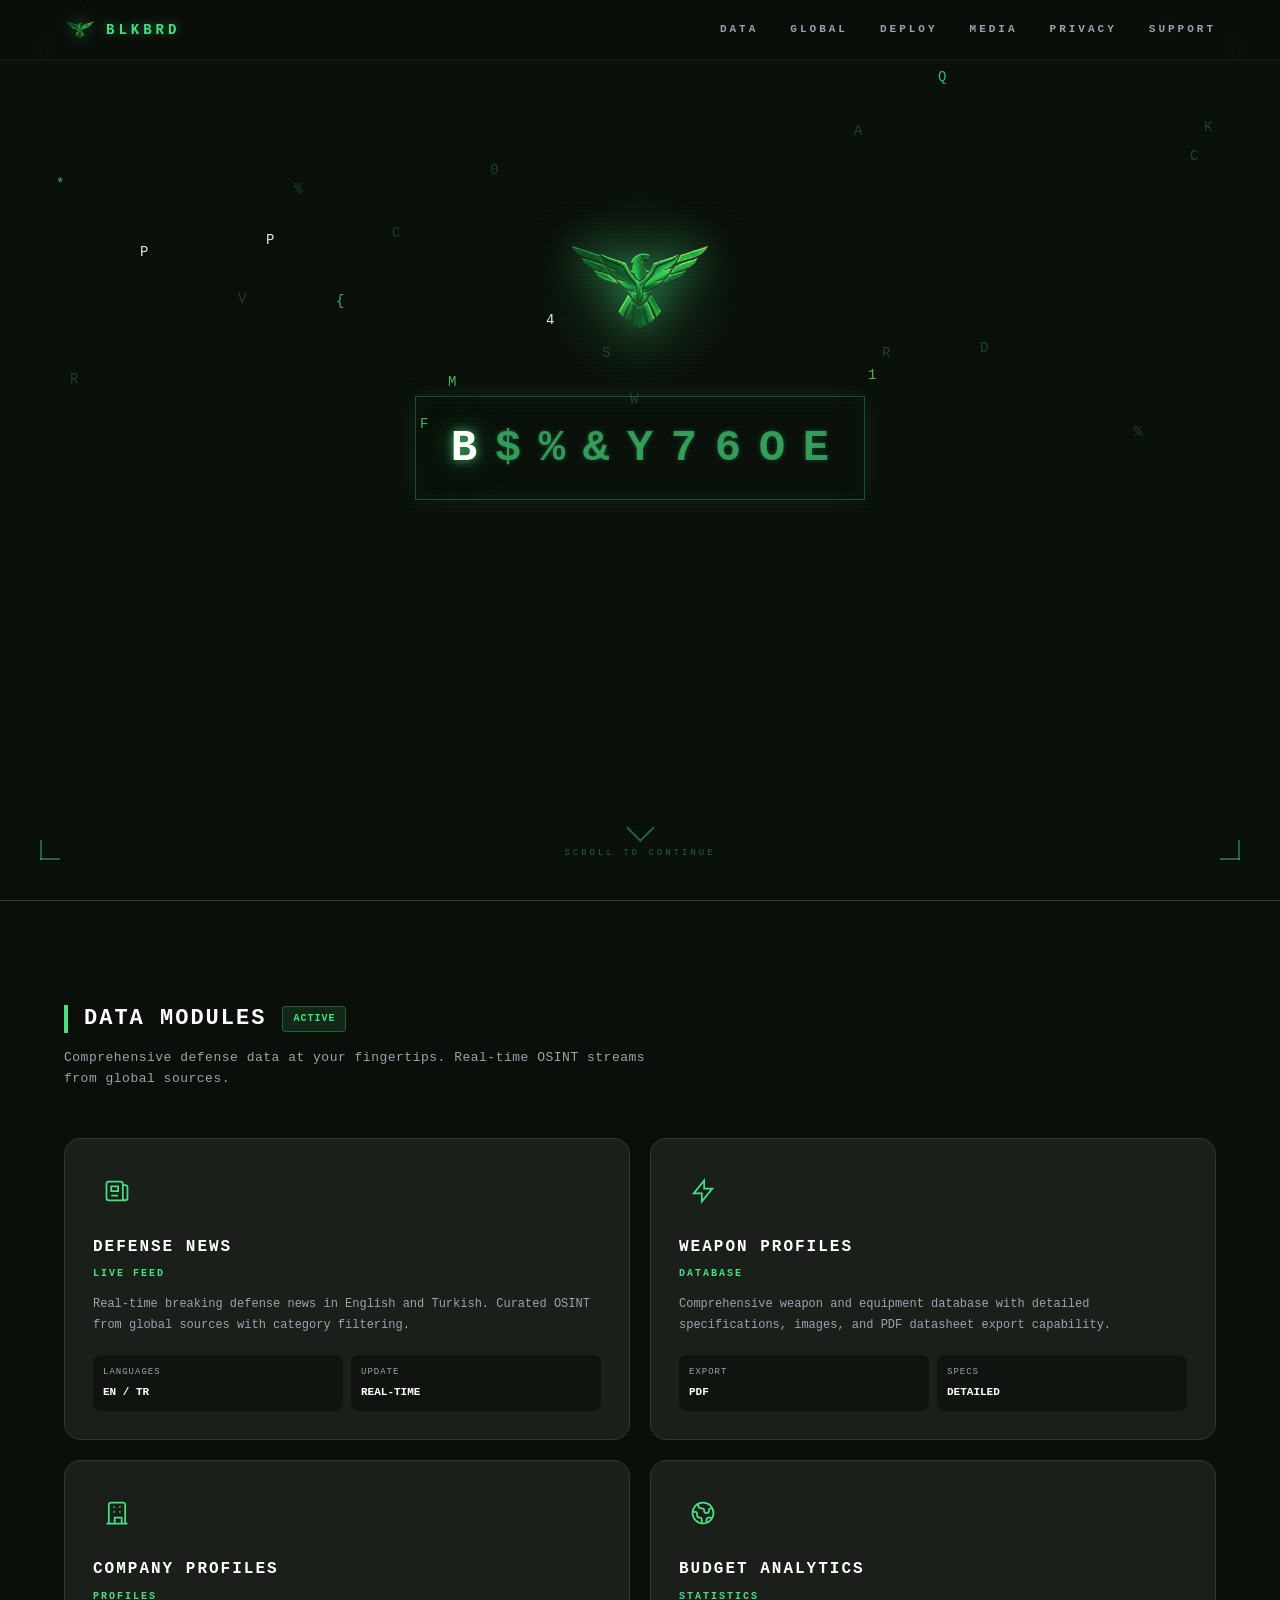
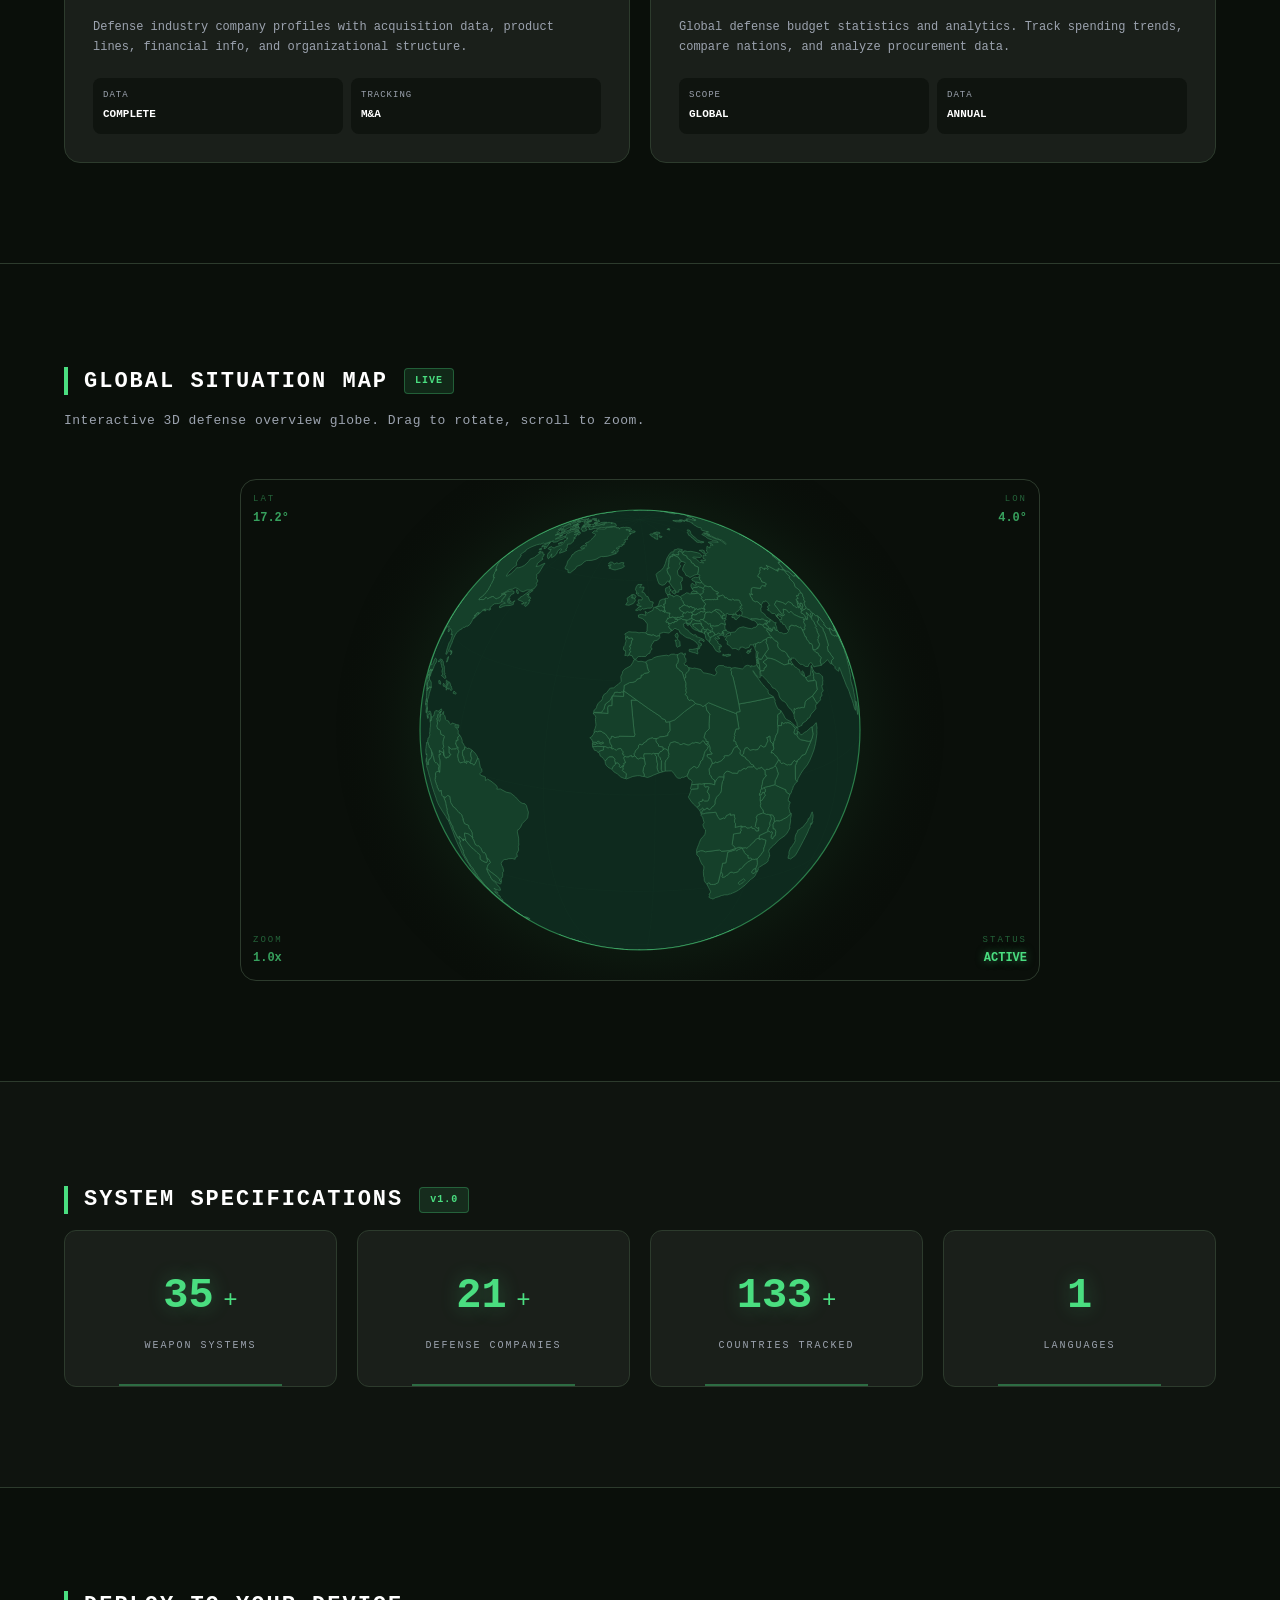
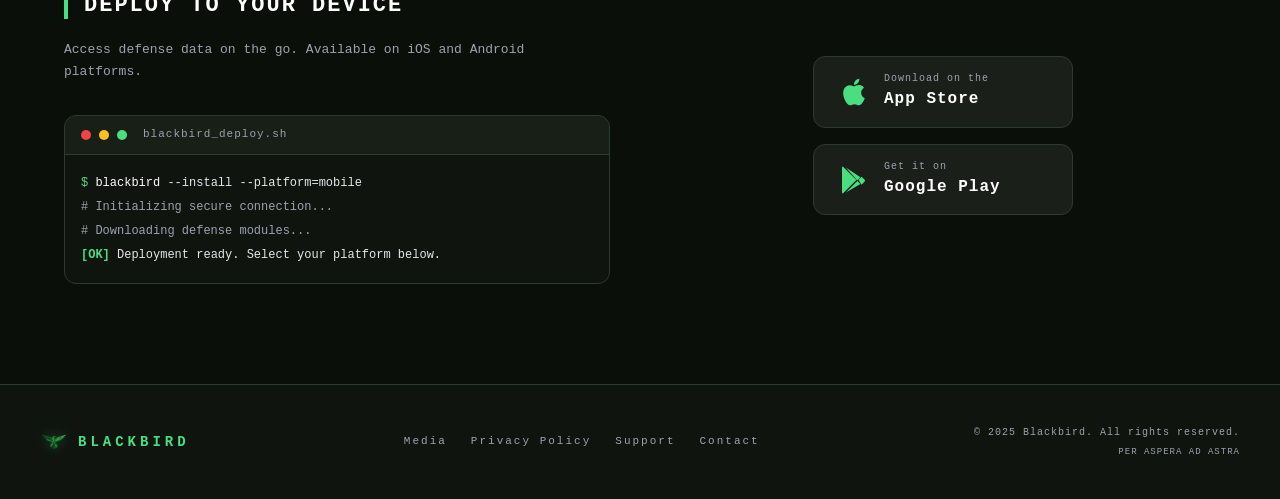
<file: index.html>
<!DOCTYPE html>
<html lang="en">
<head>
  <meta charset="UTF-8">
  <meta name="viewport" content="width=device-width, initial-scale=1.0">
  <meta name="description" content="Blackbird - Defense Data Platform. Real-time defense news, weapon profiles, company data, and global budget analytics.">
  <meta name="theme-color" content="#0A0F0A">
  <title>BLACKBIRD | Defense Data Platform</title>
  <link rel="icon" type="image/png" href="img/logo.png">
  <link rel="stylesheet" href="css/style.css">
</head>
<body>

  <!-- ============ NAVBAR ============ -->
  <nav class="navbar" id="navbar">
    <div class="nav-inner">
      <a href="#hero" class="nav-logo">
        <img src="img/logo.png" alt="Blackbird" width="32" height="32">
        <span class="nav-logo-text">BLKBRD</span>
      </a>
      <div class="nav-links">
        <a href="#features">DATA</a>
        <a href="#globe">GLOBAL</a>
        <a href="#download">DEPLOY</a>
        <a href="media.html">MEDIA</a>
        <a href="privacy.html">PRIVACY</a>
        <a href="support.html">SUPPORT</a>
      </div>
      <button class="nav-menu-btn" id="navMenuBtn" aria-label="Menu">
        <span></span><span></span><span></span>
      </button>
    </div>
    <!-- Mobile menu -->
    <div class="nav-mobile" id="navMobile">
      <a href="#features">DATA</a>
      <a href="#globe">GLOBAL</a>
      <a href="#download">DEPLOY</a>
      <a href="media.html">MEDIA</a>
      <a href="privacy.html">PRIVACY</a>
      <a href="support.html">SUPPORT</a>
    </div>
  </nav>

  <!-- ============ HERO ============ -->
  <section class="hero" id="hero">
    <canvas id="matrixCanvas" class="matrix-canvas"></canvas>
    <div class="scanlines"></div>
    <div class="corner-brackets">
      <div class="corner corner-tl"></div>
      <div class="corner corner-tr"></div>
      <div class="corner corner-bl"></div>
      <div class="corner corner-br"></div>
    </div>

    <div class="hero-content">
      <div class="hero-logo">
        <img src="img/logo.png" alt="Blackbird Logo" class="logo-img">
        <div class="logo-glow"></div>
      </div>

      <div class="decode-container" id="decodeContainer">
        <div class="decode-border">
          <span class="decode-char" data-index="0">B</span>
          <span class="decode-char" data-index="1">L</span>
          <span class="decode-char" data-index="2">A</span>
          <span class="decode-char" data-index="3">C</span>
          <span class="decode-char" data-index="4">K</span>
          <span class="decode-char" data-index="5">B</span>
          <span class="decode-char" data-index="6">I</span>
          <span class="decode-char" data-index="7">R</span>
          <span class="decode-char" data-index="8">D</span>
        </div>
      </div>

      <p class="hero-slogan" id="heroSlogan">PER ASPERA AD ASTRA</p>

      <div class="hero-status">
        <div class="status-bar">
          <div class="status-bar-fill" id="statusBarFill"></div>
        </div>
        <p class="status-text" id="statusText">INITIALIZING SYSTEM...</p>
      </div>

      <div class="hero-store-buttons">
        <a href="https://apps.apple.com/tr/app/blackbird-all-about-defense/id6759628407" target="_blank" rel="noopener" class="store-btn">
          <div class="store-icon">
            <svg viewBox="0 0 24 24" fill="currentColor">
              <path d="M18.71 19.5c-.83 1.24-1.71 2.45-3.05 2.47-1.34.03-1.77-.79-3.29-.79-1.53 0-2 .77-3.27.82-1.31.05-2.3-1.32-3.14-2.53C4.25 17 2.94 12.45 4.7 9.39c.87-1.52 2.43-2.48 4.12-2.51 1.28-.02 2.5.87 3.29.87.78 0 2.26-1.07 3.8-.91.65.03 2.47.26 3.64 1.98-.09.06-2.17 1.28-2.15 3.81.03 3.02 2.65 4.03 2.68 4.04-.03.07-.42 1.44-1.38 2.83M13 3.5c.73-.83 1.94-1.46 2.94-1.5.13 1.17-.34 2.35-1.04 3.19-.69.85-1.83 1.51-2.95 1.42-.15-1.15.41-2.35 1.05-3.11z"/>
            </svg>
          </div>
          <div class="store-text">
            <span class="store-label">Download on the</span>
            <span class="store-name">App Store</span>
          </div>
        </a>
        <a href="https://play.google.com/store/apps/details?id=com.vahandag.blackbird" target="_blank" rel="noopener" class="store-btn">
          <div class="store-icon">
            <svg viewBox="0 0 24 24" fill="currentColor">
              <path d="M3.609 1.814L13.792 12 3.61 22.186a.996.996 0 01-.61-.92V2.734a1 1 0 01.609-.92zm10.89 10.893l2.302 2.302-10.937 6.333 8.635-8.635zm3.199-3.199l2.302 2.302a1 1 0 010 1.38l-2.302 2.302L15.395 12l2.303-2.492zM5.864 2.658L16.8 9.99l-2.302 2.302L5.864 2.658z"/>
            </svg>
          </div>
          <div class="store-text">
            <span class="store-label">Get it on</span>
            <span class="store-name">Google Play</span>
          </div>
        </a>
      </div>
    </div>

    <a href="#features" class="scroll-indicator" aria-label="Scroll down">
      <div class="scroll-arrow"></div>
      <span>SCROLL TO CONTINUE</span>
    </a>
  </section>

  <!-- ============ FEATURES ============ -->
  <section class="features" id="features">
    <div class="section-container">
      <div class="section-header">
        <div class="section-bar"></div>
        <h2>DATA MODULES</h2>
        <div class="section-badge">ACTIVE</div>
      </div>
      <p class="section-subtitle">Comprehensive defense data at your fingertips. Real-time OSINT streams from global sources.</p>

      <div class="features-grid">
        <div class="feature-card" data-aos>
          <div class="feature-icon">
            <svg viewBox="0 0 24 24" fill="none" stroke="currentColor" stroke-width="1.5">
              <path d="M19 20H5a2 2 0 01-2-2V6a2 2 0 012-2h10a2 2 0 012 2v1m2 13a2 2 0 01-2-2V7m2 13a2 2 0 002-2V9a2 2 0 00-2-2h-2m-4-3H9M7 16h6M7 8h6v4H7V8z"/>
            </svg>
          </div>
          <h3>DEFENSE NEWS</h3>
          <p class="feature-tag">LIVE FEED</p>
          <p class="feature-desc">Real-time breaking defense news in English and Turkish. Curated OSINT from global sources with category filtering.</p>
          <div class="feature-specs">
            <div class="spec"><span class="spec-label">LANGUAGES</span><span class="spec-value">EN / TR</span></div>
            <div class="spec"><span class="spec-label">UPDATE</span><span class="spec-value">REAL-TIME</span></div>
          </div>
        </div>

        <div class="feature-card" data-aos>
          <div class="feature-icon">
            <svg viewBox="0 0 24 24" fill="none" stroke="currentColor" stroke-width="1.5">
              <path d="M13 10V3L4 14h7v7l9-11h-7z"/>
            </svg>
          </div>
          <h3>WEAPON PROFILES</h3>
          <p class="feature-tag">DATABASE</p>
          <p class="feature-desc">Comprehensive weapon and equipment database with detailed specifications, images, and PDF datasheet export capability.</p>
          <div class="feature-specs">
            <div class="spec"><span class="spec-label">EXPORT</span><span class="spec-value">PDF</span></div>
            <div class="spec"><span class="spec-label">SPECS</span><span class="spec-value">DETAILED</span></div>
          </div>
        </div>

        <div class="feature-card" data-aos>
          <div class="feature-icon">
            <svg viewBox="0 0 24 24" fill="none" stroke="currentColor" stroke-width="1.5">
              <path d="M19 21V5a2 2 0 00-2-2H7a2 2 0 00-2 2v16m14 0h2m-2 0h-5m-9 0H3m2 0h5M9 7h1m-1 4h1m4-4h1m-1 4h1m-5 10v-5h6v5m-6 0h6"/>
            </svg>
          </div>
          <h3>COMPANY PROFILES</h3>
          <p class="feature-tag">PROFILES</p>
          <p class="feature-desc">Defense industry company profiles with acquisition data, product lines, financial info, and organizational structure.</p>
          <div class="feature-specs">
            <div class="spec"><span class="spec-label">DATA</span><span class="spec-value">COMPLETE</span></div>
            <div class="spec"><span class="spec-label">TRACKING</span><span class="spec-value">M&A</span></div>
          </div>
        </div>

        <div class="feature-card" data-aos>
          <div class="feature-icon">
            <svg viewBox="0 0 24 24" fill="none" stroke="currentColor" stroke-width="1.5">
              <path d="M3.055 11H5a2 2 0 012 2v1a2 2 0 002 2 2 2 0 012 2v2.945M8 3.935V5.5A2.5 2.5 0 0010.5 8h.5a2 2 0 012 2 2 2 0 004 0 2 2 0 012-2h1.064M15 20.488V18a2 2 0 012-2h3.064M21 12a9 9 0 11-18 0 9 9 0 0118 0z"/>
            </svg>
          </div>
          <h3>BUDGET ANALYTICS</h3>
          <p class="feature-tag">STATISTICS</p>
          <p class="feature-desc">Global defense budget statistics and analytics. Track spending trends, compare nations, and analyze procurement data.</p>
          <div class="feature-specs">
            <div class="spec"><span class="spec-label">SCOPE</span><span class="spec-value">GLOBAL</span></div>
            <div class="spec"><span class="spec-label">DATA</span><span class="spec-value">ANNUAL</span></div>
          </div>
        </div>
      </div>
    </div>
  </section>

  <!-- ============ GLOBE ============ -->
  <section class="globe-section" id="globe">
    <div class="section-container">
      <div class="section-header">
        <div class="section-bar"></div>
        <h2>GLOBAL SITUATION MAP</h2>
        <div class="section-badge">LIVE</div>
      </div>
      <p class="section-subtitle">Interactive 3D defense overview globe. Drag to rotate, scroll to zoom.</p>

      <div class="globe-wrapper">
        <canvas id="globeCanvas"></canvas>
        <div class="globe-hud">
          <div class="hud-item hud-tl">
            <span class="hud-label">LAT</span>
            <span class="hud-value" id="hudLat">0.00</span>
          </div>
          <div class="hud-item hud-tr">
            <span class="hud-label">LON</span>
            <span class="hud-value" id="hudLon">0.00</span>
          </div>
          <div class="hud-item hud-bl">
            <span class="hud-label">ZOOM</span>
            <span class="hud-value" id="hudZoom">1.0x</span>
          </div>
          <div class="hud-item hud-br">
            <span class="hud-label">STATUS</span>
            <span class="hud-value hud-active">ACTIVE</span>
          </div>
        </div>
      </div>
    </div>
  </section>

  <!-- ============ TECH SPECS ============ -->
  <section class="tech-section" id="tech">
    <div class="section-container">
      <div class="section-header">
        <div class="section-bar"></div>
        <h2>SYSTEM SPECIFICATIONS</h2>
        <div class="section-badge">v1.0</div>
      </div>

      <div class="tech-grid">
        <div class="tech-stat">
          <div class="tech-stat-value" data-count="50">0</div>
          <div class="tech-stat-suffix">+</div>
          <div class="tech-stat-label">WEAPON SYSTEMS</div>
        </div>
        <div class="tech-stat">
          <div class="tech-stat-value" data-count="30">0</div>
          <div class="tech-stat-suffix">+</div>
          <div class="tech-stat-label">DEFENSE COMPANIES</div>
        </div>
        <div class="tech-stat">
          <div class="tech-stat-value" data-count="190">0</div>
          <div class="tech-stat-suffix">+</div>
          <div class="tech-stat-label">COUNTRIES TRACKED</div>
        </div>
        <div class="tech-stat">
          <div class="tech-stat-value" data-count="2">0</div>
          <div class="tech-stat-suffix"></div>
          <div class="tech-stat-label">LANGUAGES</div>
        </div>
      </div>
    </div>
  </section>

  <!-- ============ DOWNLOAD ============ -->
  <section class="download-section" id="download">
    <div class="section-container">
      <div class="download-content">
        <div class="download-text">
          <div class="section-header">
            <div class="section-bar"></div>
            <h2>DEPLOY TO YOUR DEVICE</h2>
          </div>
          <p class="download-desc">Access defense data on the go. Available on iOS and Android platforms.</p>
          <div class="terminal-block">
            <div class="terminal-header">
              <span class="terminal-dot red"></span>
              <span class="terminal-dot yellow"></span>
              <span class="terminal-dot green"></span>
              <span class="terminal-title">blackbird_deploy.sh</span>
            </div>
            <div class="terminal-body">
              <p><span class="t-prompt">$</span> <span class="t-cmd">blackbird</span> --install --platform=mobile</p>
              <p><span class="t-comment"># Initializing secure connection...</span></p>
              <p><span class="t-comment"># Downloading defense modules...</span></p>
              <p><span class="t-success">[OK]</span> Deployment ready. Select your platform below.</p>
            </div>
          </div>
        </div>

        <div class="download-buttons">
          <a href="https://apps.apple.com/tr/app/blackbird-all-about-defense/id6759628407" target="_blank" rel="noopener" class="store-btn" id="appStoreBtn">
            <div class="store-icon">
              <svg viewBox="0 0 24 24" fill="currentColor">
                <path d="M18.71 19.5c-.83 1.24-1.71 2.45-3.05 2.47-1.34.03-1.77-.79-3.29-.79-1.53 0-2 .77-3.27.82-1.31.05-2.3-1.32-3.14-2.53C4.25 17 2.94 12.45 4.7 9.39c.87-1.52 2.43-2.48 4.12-2.51 1.28-.02 2.5.87 3.29.87.78 0 2.26-1.07 3.8-.91.65.03 2.47.26 3.64 1.98-.09.06-2.17 1.28-2.15 3.81.03 3.02 2.65 4.03 2.68 4.04-.03.07-.42 1.44-1.38 2.83M13 3.5c.73-.83 1.94-1.46 2.94-1.5.13 1.17-.34 2.35-1.04 3.19-.69.85-1.83 1.51-2.95 1.42-.15-1.15.41-2.35 1.05-3.11z"/>
              </svg>
            </div>
            <div class="store-text">
              <span class="store-label">Download on the</span>
              <span class="store-name">App Store</span>
            </div>
          </a>

          <a href="https://play.google.com/store/apps/details?id=com.vahandag.blackbird" target="_blank" rel="noopener" class="store-btn" id="playStoreBtn">
            <div class="store-icon">
              <svg viewBox="0 0 24 24" fill="currentColor">
                <path d="M3.609 1.814L13.792 12 3.61 22.186a.996.996 0 01-.61-.92V2.734a1 1 0 01.609-.92zm10.89 10.893l2.302 2.302-10.937 6.333 8.635-8.635zm3.199-3.199l2.302 2.302a1 1 0 010 1.38l-2.302 2.302L15.395 12l2.303-2.492zM5.864 2.658L16.8 9.99l-2.302 2.302L5.864 2.658z"/>
              </svg>
            </div>
            <div class="store-text">
              <span class="store-label">Get it on</span>
              <span class="store-name">Google Play</span>
            </div>
          </a>
        </div>
      </div>
    </div>
  </section>

  <!-- ============ FOOTER ============ -->
  <footer class="footer">
    <div class="footer-inner">
      <div class="footer-brand">
        <img src="img/logo.png" alt="Blackbird" width="28" height="28">
        <span>BLACKBIRD</span>
      </div>
      <div class="footer-links">
        <a href="media.html">Media</a>
        <a href="privacy.html">Privacy Policy</a>
        <a href="support.html">Support</a>
        <a href="mailto:vahandag@gmail.com">Contact</a>
      </div>
      <div class="footer-copy">
        <p>&copy; 2025 Blackbird. All rights reserved.</p>
        <p class="footer-slogan">PER ASPERA AD ASTRA</p>
      </div>
    </div>
  </footer>

  <script src="data/countries-data.js"></script>
  <script src="js/matrix.js"></script>
  <script src="js/globe.js"></script>
</body>
</html>
</file>
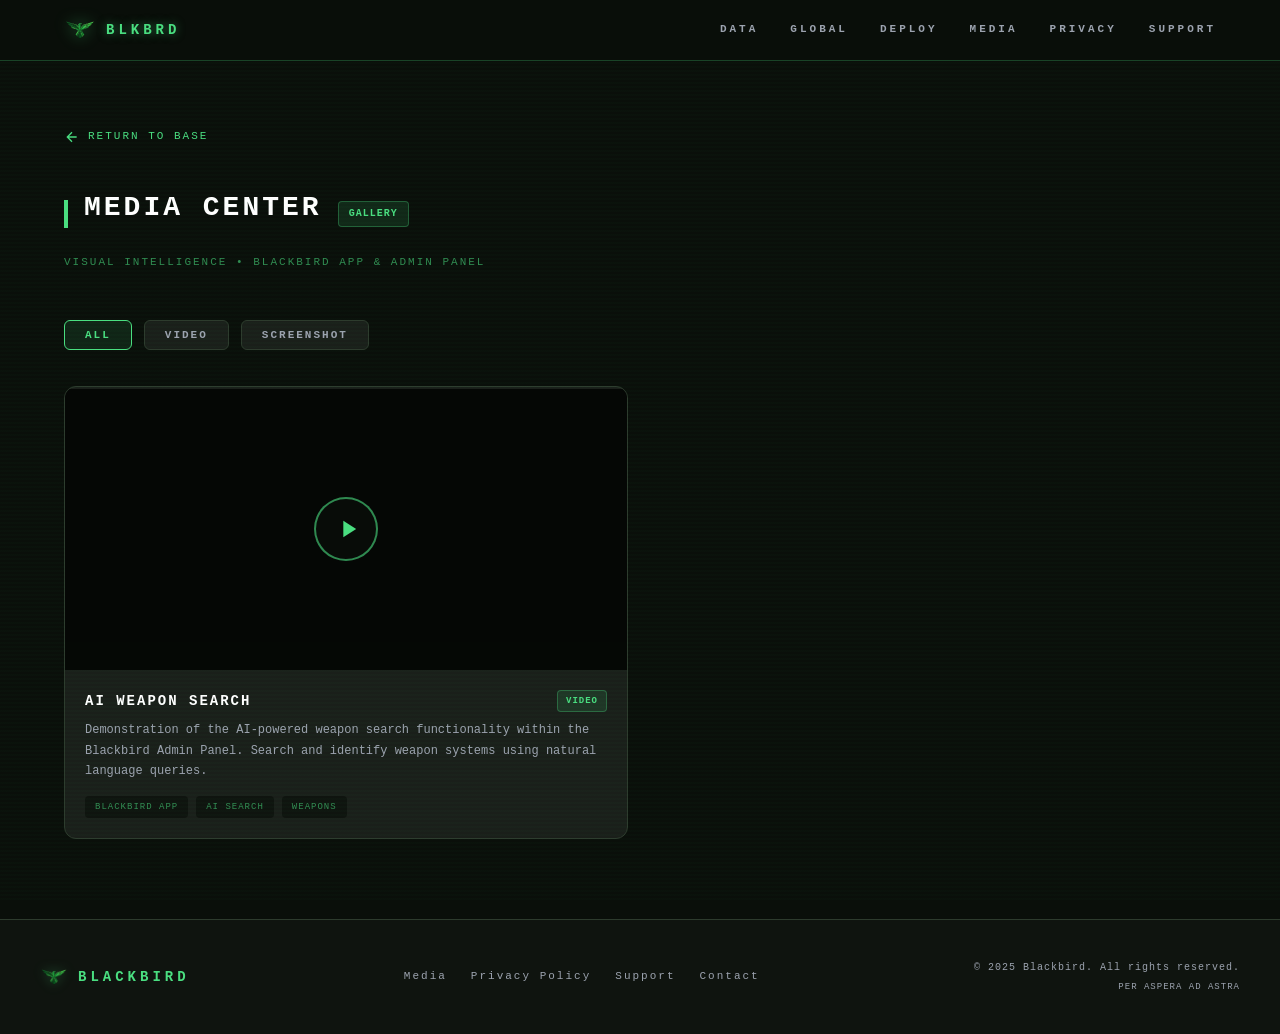
<file: media.html>
<!doctype html>
<html lang="en">
  <head>
    <meta charset="UTF-8" />
    <meta name="viewport" content="width=device-width, initial-scale=1.0" />
    <meta
      name="description"
      content="Blackbird Media - Screenshots and videos from Blackbird App and Admin Panel"
    />
    <meta name="theme-color" content="#0A0F0A" />
    <title>Media | BLACKBIRD</title>
    <link rel="icon" type="image/png" href="img/logo.png" />
    <link rel="stylesheet" href="css/style.css" />
    <style>
      .media-page {
        padding-top: 80px;
        min-height: 100vh;
      }
      .media-container {
        max-width: 1200px;
        margin: 0 auto;
        padding: 40px 24px 80px;
      }
      .media-header {
        margin-bottom: 48px;
      }
      .media-header h1 {
        font-size: 28px;
        letter-spacing: 3px;
        color: #fff;
        margin-bottom: 12px;
      }
      .media-meta {
        font-size: 11px;
        letter-spacing: 2px;
        color: rgba(74, 222, 128, 0.6);
      }
      .media-back {
        display: inline-flex;
        align-items: center;
        gap: 8px;
        font-size: 11px;
        letter-spacing: 2px;
        color: var(--green);
        margin-bottom: 32px;
        padding: 8px 0;
      }
      .media-back:hover {
        opacity: 0.8;
      }
      .media-back svg {
        width: 16px;
        height: 16px;
      }

      /* Filter tabs */
      .media-filters {
        display: flex;
        gap: 12px;
        margin-bottom: 36px;
        flex-wrap: wrap;
      }
      .filter-btn {
        background: var(--bg-surface);
        border: 1px solid var(--border);
        color: var(--text-dim);
        padding: 8px 20px;
        font-size: 11px;
        letter-spacing: 2px;
        font-family: inherit;
        font-weight: 600;
        cursor: pointer;
        border-radius: 6px;
        transition: all 0.3s;
      }
      .filter-btn:hover {
        border-color: rgba(74, 222, 128, 0.4);
        color: var(--green);
      }
      .filter-btn.active {
        background: rgba(74, 222, 128, 0.1);
        border-color: var(--green);
        color: var(--green);
      }

      /* Media grid */
      .media-grid {
        display: grid;
        grid-template-columns: repeat(auto-fill, minmax(480px, 1fr));
        gap: 24px;
      }

      .media-card {
        background: var(--bg-surface);
        border: 1px solid var(--border);
        border-radius: 12px;
        overflow: hidden;
        transition:
          border-color 0.3s,
          transform 0.3s,
          box-shadow 0.3s;
      }
      .media-card:hover {
        border-color: rgba(74, 222, 128, 0.4);
        transform: translateY(-4px);
        box-shadow: 0 8px 32px rgba(74, 222, 128, 0.08);
      }
      .media-card::before {
        content: '';
        display: block;
        height: 2px;
        background: linear-gradient(
          90deg,
          transparent,
          var(--green),
          transparent
        );
        opacity: 0;
        transition: opacity 0.3s;
      }
      .media-card:hover::before {
        opacity: 1;
      }

      /* Video wrapper */
      .media-visual {
        position: relative;
        background: #000;
        cursor: pointer;
      }
      .media-visual video,
      .media-visual img {
        width: 100%;
        display: block;
        object-fit: cover;
      }
      .media-visual video {
        max-height: 400px;
      }
      .media-visual img {
        max-height: 400px;
      }

      /* Play overlay */
      .play-overlay {
        position: absolute;
        inset: 0;
        display: flex;
        align-items: center;
        justify-content: center;
        background: rgba(10, 15, 10, 0.5);
        transition: opacity 0.3s;
      }
      .play-overlay.hidden {
        opacity: 0;
        pointer-events: none;
      }
      .play-btn {
        width: 64px;
        height: 64px;
        border-radius: 50%;
        border: 2px solid rgba(74, 222, 128, 0.6);
        background: rgba(10, 15, 10, 0.7);
        display: flex;
        align-items: center;
        justify-content: center;
        transition: all 0.3s;
      }
      .play-btn svg {
        width: 28px;
        height: 28px;
        color: var(--green);
        margin-left: 3px;
      }
      .media-visual:hover .play-btn {
        border-color: var(--green);
        background: rgba(74, 222, 128, 0.15);
        box-shadow: 0 0 24px rgba(74, 222, 128, 0.3);
        transform: scale(1.05);
      }

      /* Card info */
      .media-info {
        padding: 20px;
      }
      .media-info-top {
        display: flex;
        align-items: center;
        justify-content: space-between;
        margin-bottom: 8px;
      }
      .media-title {
        font-size: 14px;
        font-weight: 700;
        letter-spacing: 2px;
        color: #fff;
      }
      .media-badge {
        padding: 3px 8px;
        font-size: 9px;
        font-weight: 700;
        letter-spacing: 1px;
        color: var(--green);
        background: rgba(74, 222, 128, 0.12);
        border: 1px solid rgba(74, 222, 128, 0.3);
        border-radius: 4px;
        flex-shrink: 0;
      }
      .media-desc {
        font-size: 12px;
        color: var(--text-dim);
        line-height: 1.7;
        margin-bottom: 14px;
      }
      .media-tags {
        display: flex;
        gap: 8px;
        flex-wrap: wrap;
      }
      .media-tag {
        font-size: 9px;
        letter-spacing: 1px;
        color: rgba(74, 222, 128, 0.6);
        background: var(--bg-deep);
        padding: 4px 10px;
        border-radius: 4px;
      }

      /* Fullscreen modal */
      .media-modal {
        display: none;
        position: fixed;
        inset: 0;
        z-index: 2000;
        background: rgba(10, 15, 10, 0.95);
        backdrop-filter: blur(12px);
        align-items: center;
        justify-content: center;
        padding: 24px;
      }
      .media-modal.active {
        display: flex;
      }
      .modal-close {
        position: absolute;
        top: 20px;
        right: 24px;
        background: none;
        border: 1px solid var(--border);
        color: var(--text-dim);
        width: 40px;
        height: 40px;
        display: flex;
        align-items: center;
        justify-content: center;
        border-radius: 6px;
        cursor: pointer;
        font-size: 20px;
        font-family: inherit;
        transition: all 0.3s;
        z-index: 2001;
      }
      .modal-close:hover {
        border-color: var(--green);
        color: var(--green);
      }
      .modal-content {
        max-width: 90vw;
        max-height: 85vh;
        position: relative;
      }
      .modal-content video,
      .modal-content img {
        max-width: 90vw;
        max-height: 85vh;
        border-radius: 8px;
        border: 1px solid var(--border);
      }
      .modal-label {
        text-align: center;
        margin-top: 16px;
        font-size: 12px;
        letter-spacing: 2px;
        color: var(--text-dim);
      }

      /* Empty state */
      .media-empty {
        text-align: center;
        padding: 80px 24px;
        display: none;
      }
      .media-empty.active {
        display: block;
      }
      .media-empty-icon {
        width: 48px;
        height: 48px;
        color: rgba(74, 222, 128, 0.3);
        margin: 0 auto 16px;
      }
      .media-empty p {
        font-size: 12px;
        color: var(--text-dim);
        letter-spacing: 1px;
      }

      /* Responsive */
      @media (max-width: 768px) {
        .media-grid {
          grid-template-columns: 1fr;
        }
        .media-visual video,
        .media-visual img {
          max-height: 280px;
        }
        .media-container {
          padding: 30px 16px 60px;
        }
      }
      @media (max-width: 480px) {
        .media-filters {
          gap: 8px;
        }
        .filter-btn {
          padding: 6px 14px;
          font-size: 10px;
        }
        .play-btn {
          width: 52px;
          height: 52px;
        }
        .play-btn svg {
          width: 22px;
          height: 22px;
        }
      }
    </style>
  </head>
  <body>
    <!-- Navbar -->
    <nav class="navbar scrolled">
      <div class="nav-inner">
        <a href="index.html" class="nav-logo">
          <img src="img/logo.png" alt="Blackbird" width="32" height="32" />
          <span class="nav-logo-text">BLKBRD</span>
        </a>
        <div class="nav-links">
          <a href="index.html#features">DATA</a>
          <a href="index.html#globe">GLOBAL</a>
          <a href="index.html#download">DEPLOY</a>
          <a href="media.html">MEDIA</a>
          <a href="privacy.html">PRIVACY</a>
          <a href="support.html">SUPPORT</a>
        </div>
        <button class="nav-menu-btn" id="navMenuBtn" aria-label="Menu">
          <span></span><span></span><span></span>
        </button>
      </div>
      <div class="nav-mobile" id="navMobile">
        <a href="index.html#features">DATA</a>
        <a href="index.html#globe">GLOBAL</a>
        <a href="index.html#download">DEPLOY</a>
        <a href="media.html">MEDIA</a>
        <a href="privacy.html">PRIVACY</a>
        <a href="support.html">SUPPORT</a>
      </div>
    </nav>

    <div
      class="scanlines"
      style="position: fixed; inset: 0; z-index: 0; pointer-events: none"
    ></div>

    <main class="media-page">
      <div class="media-container">
        <a href="index.html" class="media-back">
          <svg
            viewBox="0 0 24 24"
            fill="none"
            stroke="currentColor"
            stroke-width="2"
          >
            <path d="M19 12H5M12 19l-7-7 7-7" />
          </svg>
          RETURN TO BASE
        </a>

        <div class="media-header">
          <div class="section-header">
            <div class="section-bar"></div>
            <h1>MEDIA CENTER</h1>
            <div class="section-badge">GALLERY</div>
          </div>
          <p class="media-meta">
            VISUAL INTELLIGENCE &bull; BLACKBIRD APP & ADMIN PANEL
          </p>
        </div>

        <!-- Filters -->
        <div class="media-filters">
          <button class="filter-btn active" data-filter="all">ALL</button>
          <button class="filter-btn" data-filter="video">VIDEO</button>
          <button class="filter-btn" data-filter="screenshot">
            SCREENSHOT
          </button>
        </div>

        <!-- Media Grid -->
        <div class="media-grid" id="mediaGrid">
          <!-- Video: AI Weapon Search -->
          <div class="media-card" data-type="video">
            <div
              class="media-visual"
              data-media="video"
              data-src="videos/ai_searching_weapons.mp4"
            >
              <video
                src="videos/ai_searching_weapons.mp4"
                preload="metadata"
                muted
              ></video>
              <div class="play-overlay">
                <div class="play-btn">
                  <svg viewBox="0 0 24 24" fill="currentColor">
                    <path d="M8 5v14l11-7z" />
                  </svg>
                </div>
              </div>
            </div>
            <div class="media-info">
              <div class="media-info-top">
                <span class="media-title">AI WEAPON SEARCH</span>
                <span class="media-badge">VIDEO</span>
              </div>
              <p class="media-desc">
                Demonstration of the AI-powered weapon search functionality
                within the Blackbird Admin Panel. Search and identify weapon
                systems using natural language queries.
              </p>
              <div class="media-tags">
                <span class="media-tag">BLACKBIRD APP</span>
                <span class="media-tag">AI SEARCH</span>
                <span class="media-tag">WEAPONS</span>
              </div>
            </div>
          </div>
        </div>

        <!-- Empty state for filtered results -->
        <div class="media-empty" id="mediaEmpty">
          <div class="media-empty-icon">
            <svg
              viewBox="0 0 24 24"
              fill="none"
              stroke="currentColor"
              stroke-width="1.5"
            >
              <path d="M21 21l-6-6m2-5a7 7 0 11-14 0 7 7 0 0114 0z" />
            </svg>
          </div>
          <p>NO MEDIA FOUND FOR THIS FILTER</p>
        </div>
      </div>
    </main>

    <!-- Fullscreen Modal -->
    <div class="media-modal" id="mediaModal">
      <button class="modal-close" id="modalClose">&times;</button>
      <div class="modal-content" id="modalContent"></div>
    </div>

    <!-- Footer -->
    <footer class="footer">
      <div class="footer-inner">
        <div class="footer-brand">
          <img src="img/logo.png" alt="Blackbird" width="28" height="28" />
          <span>BLACKBIRD</span>
        </div>
        <div class="footer-links">
          <a href="media.html">Media</a>
          <a href="privacy.html">Privacy Policy</a>
          <a href="support.html">Support</a>
          <a href="mailto:vahandag@gmail.com">Contact</a>
        </div>
        <div class="footer-copy">
          <p>&copy; 2025 Blackbird. All rights reserved.</p>
          <p class="footer-slogan">PER ASPERA AD ASTRA</p>
        </div>
      </div>
    </footer>

    <script>
      // Mobile menu toggle
      const menuBtn = document.getElementById('navMenuBtn');
      const mobileMenu = document.getElementById('navMobile');
      if (menuBtn && mobileMenu) {
        menuBtn.addEventListener('click', () => {
          menuBtn.classList.toggle('active');
          mobileMenu.classList.toggle('active');
        });
        mobileMenu.querySelectorAll('a').forEach((link) => {
          link.addEventListener('click', () => {
            menuBtn.classList.remove('active');
            mobileMenu.classList.remove('active');
          });
        });
      }

      // Filter functionality
      const filterBtns = document.querySelectorAll('.filter-btn');
      const mediaCards = document.querySelectorAll('.media-card');
      const mediaEmpty = document.getElementById('mediaEmpty');

      filterBtns.forEach((btn) => {
        btn.addEventListener('click', () => {
          filterBtns.forEach((b) => b.classList.remove('active'));
          btn.classList.add('active');

          const filter = btn.dataset.filter;
          let visibleCount = 0;

          mediaCards.forEach((card) => {
            if (filter === 'all' || card.dataset.type === filter) {
              card.style.display = '';
              visibleCount++;
            } else {
              card.style.display = 'none';
            }
          });

          mediaEmpty.classList.toggle('active', visibleCount === 0);
        });
      });

      // Video play/pause on card
      document
        .querySelectorAll('.media-visual[data-media="video"]')
        .forEach((visual) => {
          const video = visual.querySelector('video');
          const overlay = visual.querySelector('.play-overlay');

          visual.addEventListener('click', () => {
            if (video.paused) {
              video.muted = false;
              video.controls = true;
              video.play();
              overlay.classList.add('hidden');
            } else {
              video.pause();
              video.controls = false;
              overlay.classList.remove('hidden');
            }
          });

          video.addEventListener('ended', () => {
            video.controls = false;
            overlay.classList.remove('hidden');
          });
        });

      // Fullscreen modal for images
      const modal = document.getElementById('mediaModal');
      const modalContent = document.getElementById('modalContent');
      const modalClose = document.getElementById('modalClose');

      document
        .querySelectorAll('.media-visual[data-media="image"]')
        .forEach((visual) => {
          visual.addEventListener('click', () => {
            const src = visual.dataset.src;
            const title = visual
              .closest('.media-card')
              .querySelector('.media-title').textContent;
            modalContent.innerHTML =
              '<img src="' +
              src +
              '" alt="' +
              title +
              '"><div class="modal-label">' +
              title +
              '</div>';
            modal.classList.add('active');
            document.body.style.overflow = 'hidden';
          });
        });

      modalClose.addEventListener('click', () => {
        modal.classList.remove('active');
        modalContent.innerHTML = '';
        document.body.style.overflow = '';
      });

      modal.addEventListener('click', (e) => {
        if (e.target === modal) {
          modalClose.click();
        }
      });

      document.addEventListener('keydown', (e) => {
        if (e.key === 'Escape' && modal.classList.contains('active')) {
          modalClose.click();
        }
      });
    </script>
  </body>
</html>
</file>
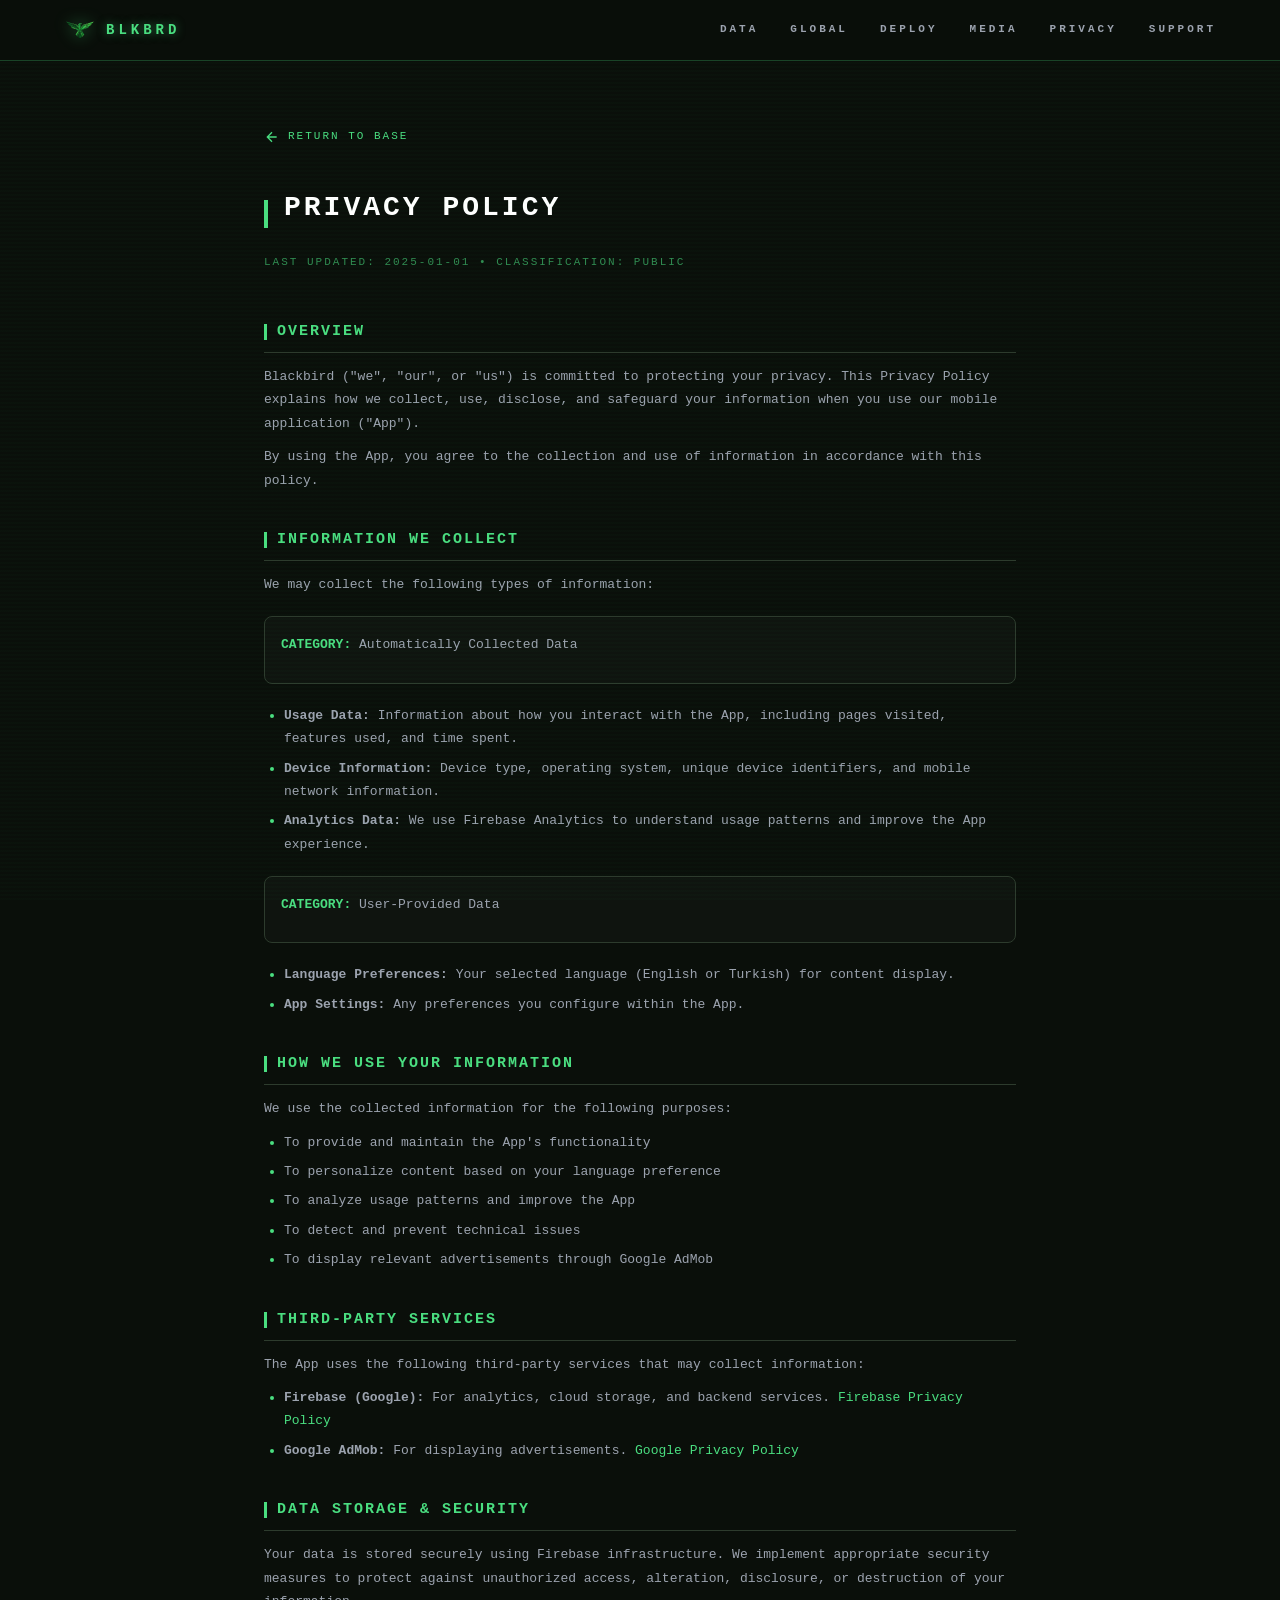
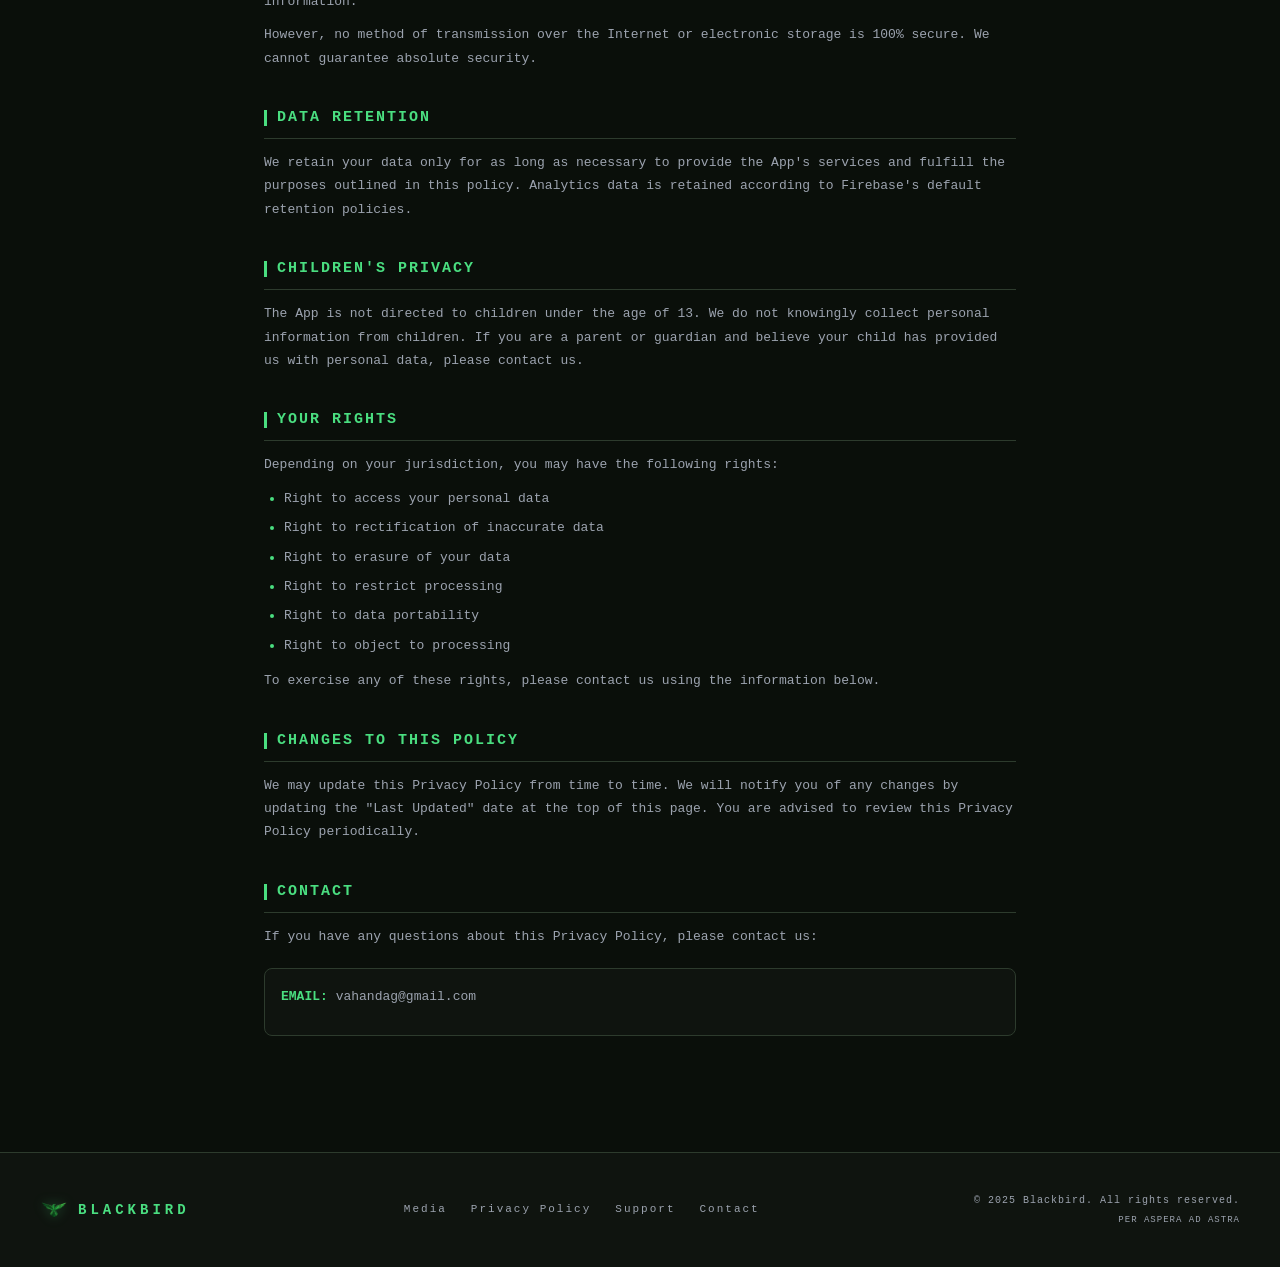
<file: privacy.html>
<!DOCTYPE html>
<html lang="en">
<head>
  <meta charset="UTF-8">
  <meta name="viewport" content="width=device-width, initial-scale=1.0">
  <meta name="description" content="Blackbird Privacy Policy">
  <meta name="theme-color" content="#0A0F0A">
  <title>Privacy Policy | BLACKBIRD</title>
  <link rel="icon" type="image/png" href="img/logo.png">
  <link rel="stylesheet" href="css/style.css">
  <style>
    .privacy-page {
      padding-top: 80px;
      min-height: 100vh;
    }
    .privacy-container {
      max-width: 800px;
      margin: 0 auto;
      padding: 40px 24px 80px;
    }
    .privacy-header {
      margin-bottom: 48px;
    }
    .privacy-header h1 {
      font-size: 28px;
      letter-spacing: 3px;
      color: #fff;
      margin-bottom: 12px;
    }
    .privacy-meta {
      font-size: 11px;
      letter-spacing: 2px;
      color: rgba(74, 222, 128, 0.6);
    }
    .privacy-section {
      margin-bottom: 36px;
    }
    .privacy-section h2 {
      font-size: 15px;
      letter-spacing: 2px;
      color: var(--green);
      margin-bottom: 12px;
      padding-bottom: 8px;
      border-bottom: 1px solid var(--border);
      display: flex;
      align-items: center;
      gap: 10px;
    }
    .privacy-section h2::before {
      content: '';
      display: inline-block;
      width: 3px;
      height: 16px;
      background: var(--green);
      flex-shrink: 0;
    }
    .privacy-section p,
    .privacy-section li {
      font-size: 13px;
      color: var(--text-dim);
      line-height: 1.8;
      margin-bottom: 10px;
    }
    .privacy-section ul {
      padding-left: 20px;
      margin-bottom: 12px;
    }
    .privacy-section li {
      margin-bottom: 6px;
    }
    .privacy-section li::marker {
      color: var(--green);
    }
    .privacy-back {
      display: inline-flex;
      align-items: center;
      gap: 8px;
      font-size: 11px;
      letter-spacing: 2px;
      color: var(--green);
      margin-bottom: 32px;
      padding: 8px 0;
    }
    .privacy-back:hover { opacity: 0.8; }
    .privacy-back svg {
      width: 16px;
      height: 16px;
    }
    .privacy-terminal {
      background: var(--bg-deep);
      border: 1px solid var(--border);
      border-radius: 8px;
      padding: 16px;
      margin: 20px 0;
      font-size: 12px;
    }
    .privacy-terminal .label {
      color: var(--green);
      font-weight: 600;
    }
    .privacy-terminal .value {
      color: var(--text-dim);
    }
  </style>
</head>
<body>

  <!-- Navbar -->
  <nav class="navbar scrolled">
    <div class="nav-inner">
      <a href="index.html" class="nav-logo">
        <img src="img/logo.png" alt="Blackbird" width="32" height="32">
        <span class="nav-logo-text">BLKBRD</span>
      </a>
      <div class="nav-links">
        <a href="index.html#features">DATA</a>
        <a href="index.html#globe">GLOBAL</a>
        <a href="index.html#download">DEPLOY</a>
        <a href="media.html">MEDIA</a>
        <a href="privacy.html">PRIVACY</a>
        <a href="support.html">SUPPORT</a>
      </div>
      <button class="nav-menu-btn" id="navMenuBtn" aria-label="Menu">
        <span></span><span></span><span></span>
      </button>
    </div>
    <div class="nav-mobile" id="navMobile">
      <a href="index.html#features">DATA</a>
      <a href="index.html#globe">GLOBAL</a>
      <a href="index.html#download">DEPLOY</a>
      <a href="media.html">MEDIA</a>
      <a href="privacy.html">PRIVACY</a>
      <a href="support.html">SUPPORT</a>
    </div>
  </nav>

  <div class="scanlines" style="position:fixed;inset:0;z-index:0;pointer-events:none;"></div>

  <main class="privacy-page">
    <div class="privacy-container">

      <a href="index.html" class="privacy-back">
        <svg viewBox="0 0 24 24" fill="none" stroke="currentColor" stroke-width="2">
          <path d="M19 12H5M12 19l-7-7 7-7"/>
        </svg>
        RETURN TO BASE
      </a>

      <div class="privacy-header">
        <div class="section-header">
          <div class="section-bar"></div>
          <h1>PRIVACY POLICY</h1>
        </div>
        <p class="privacy-meta">LAST UPDATED: 2025-01-01 &bull; CLASSIFICATION: PUBLIC</p>
      </div>

      <div class="privacy-section">
        <h2>OVERVIEW</h2>
        <p>Blackbird ("we", "our", or "us") is committed to protecting your privacy. This Privacy Policy explains how we collect, use, disclose, and safeguard your information when you use our mobile application ("App").</p>
        <p>By using the App, you agree to the collection and use of information in accordance with this policy.</p>
      </div>

      <div class="privacy-section">
        <h2>INFORMATION WE COLLECT</h2>
        <p>We may collect the following types of information:</p>

        <div class="privacy-terminal">
          <p><span class="label">CATEGORY:</span> <span class="value">Automatically Collected Data</span></p>
        </div>

        <ul>
          <li><strong>Usage Data:</strong> Information about how you interact with the App, including pages visited, features used, and time spent.</li>
          <li><strong>Device Information:</strong> Device type, operating system, unique device identifiers, and mobile network information.</li>
          <li><strong>Analytics Data:</strong> We use Firebase Analytics to understand usage patterns and improve the App experience.</li>
        </ul>

        <div class="privacy-terminal">
          <p><span class="label">CATEGORY:</span> <span class="value">User-Provided Data</span></p>
        </div>

        <ul>
          <li><strong>Language Preferences:</strong> Your selected language (English or Turkish) for content display.</li>
          <li><strong>App Settings:</strong> Any preferences you configure within the App.</li>
        </ul>
      </div>

      <div class="privacy-section">
        <h2>HOW WE USE YOUR INFORMATION</h2>
        <p>We use the collected information for the following purposes:</p>
        <ul>
          <li>To provide and maintain the App's functionality</li>
          <li>To personalize content based on your language preference</li>
          <li>To analyze usage patterns and improve the App</li>
          <li>To detect and prevent technical issues</li>
          <li>To display relevant advertisements through Google AdMob</li>
        </ul>
      </div>

      <div class="privacy-section">
        <h2>THIRD-PARTY SERVICES</h2>
        <p>The App uses the following third-party services that may collect information:</p>
        <ul>
          <li><strong>Firebase (Google):</strong> For analytics, cloud storage, and backend services. <a href="https://firebase.google.com/support/privacy" target="_blank" rel="noopener">Firebase Privacy Policy</a></li>
          <li><strong>Google AdMob:</strong> For displaying advertisements. <a href="https://policies.google.com/privacy" target="_blank" rel="noopener">Google Privacy Policy</a></li>
        </ul>
      </div>

      <div class="privacy-section">
        <h2>DATA STORAGE & SECURITY</h2>
        <p>Your data is stored securely using Firebase infrastructure. We implement appropriate security measures to protect against unauthorized access, alteration, disclosure, or destruction of your information.</p>
        <p>However, no method of transmission over the Internet or electronic storage is 100% secure. We cannot guarantee absolute security.</p>
      </div>

      <div class="privacy-section">
        <h2>DATA RETENTION</h2>
        <p>We retain your data only for as long as necessary to provide the App's services and fulfill the purposes outlined in this policy. Analytics data is retained according to Firebase's default retention policies.</p>
      </div>

      <div class="privacy-section">
        <h2>CHILDREN'S PRIVACY</h2>
        <p>The App is not directed to children under the age of 13. We do not knowingly collect personal information from children. If you are a parent or guardian and believe your child has provided us with personal data, please contact us.</p>
      </div>

      <div class="privacy-section">
        <h2>YOUR RIGHTS</h2>
        <p>Depending on your jurisdiction, you may have the following rights:</p>
        <ul>
          <li>Right to access your personal data</li>
          <li>Right to rectification of inaccurate data</li>
          <li>Right to erasure of your data</li>
          <li>Right to restrict processing</li>
          <li>Right to data portability</li>
          <li>Right to object to processing</li>
        </ul>
        <p>To exercise any of these rights, please contact us using the information below.</p>
      </div>

      <div class="privacy-section">
        <h2>CHANGES TO THIS POLICY</h2>
        <p>We may update this Privacy Policy from time to time. We will notify you of any changes by updating the "Last Updated" date at the top of this page. You are advised to review this Privacy Policy periodically.</p>
      </div>

      <div class="privacy-section">
        <h2>CONTACT</h2>
        <p>If you have any questions about this Privacy Policy, please contact us:</p>
        <div class="privacy-terminal">
          <p><span class="label">EMAIL:</span> <span class="value">vahandag@gmail.com</span></p>
        </div>
      </div>

    </div>
  </main>

  <!-- Footer -->
  <footer class="footer">
    <div class="footer-inner">
      <div class="footer-brand">
        <img src="img/logo.png" alt="Blackbird" width="28" height="28">
        <span>BLACKBIRD</span>
      </div>
      <div class="footer-links">
        <a href="media.html">Media</a>
        <a href="privacy.html">Privacy Policy</a>
        <a href="support.html">Support</a>
        <a href="mailto:vahandag@gmail.com">Contact</a>
      </div>
      <div class="footer-copy">
        <p>&copy; 2025 Blackbird. All rights reserved.</p>
        <p class="footer-slogan">PER ASPERA AD ASTRA</p>
      </div>
    </div>
  </footer>

  <script>
    // Mobile menu toggle
    const menuBtn = document.getElementById('navMenuBtn');
    const mobileMenu = document.getElementById('navMobile');
    if (menuBtn && mobileMenu) {
      menuBtn.addEventListener('click', () => {
        menuBtn.classList.toggle('active');
        mobileMenu.classList.toggle('active');
      });
      mobileMenu.querySelectorAll('a').forEach(link => {
        link.addEventListener('click', () => {
          menuBtn.classList.remove('active');
          mobileMenu.classList.remove('active');
        });
      });
    }
  </script>
</body>
</html>
</file>
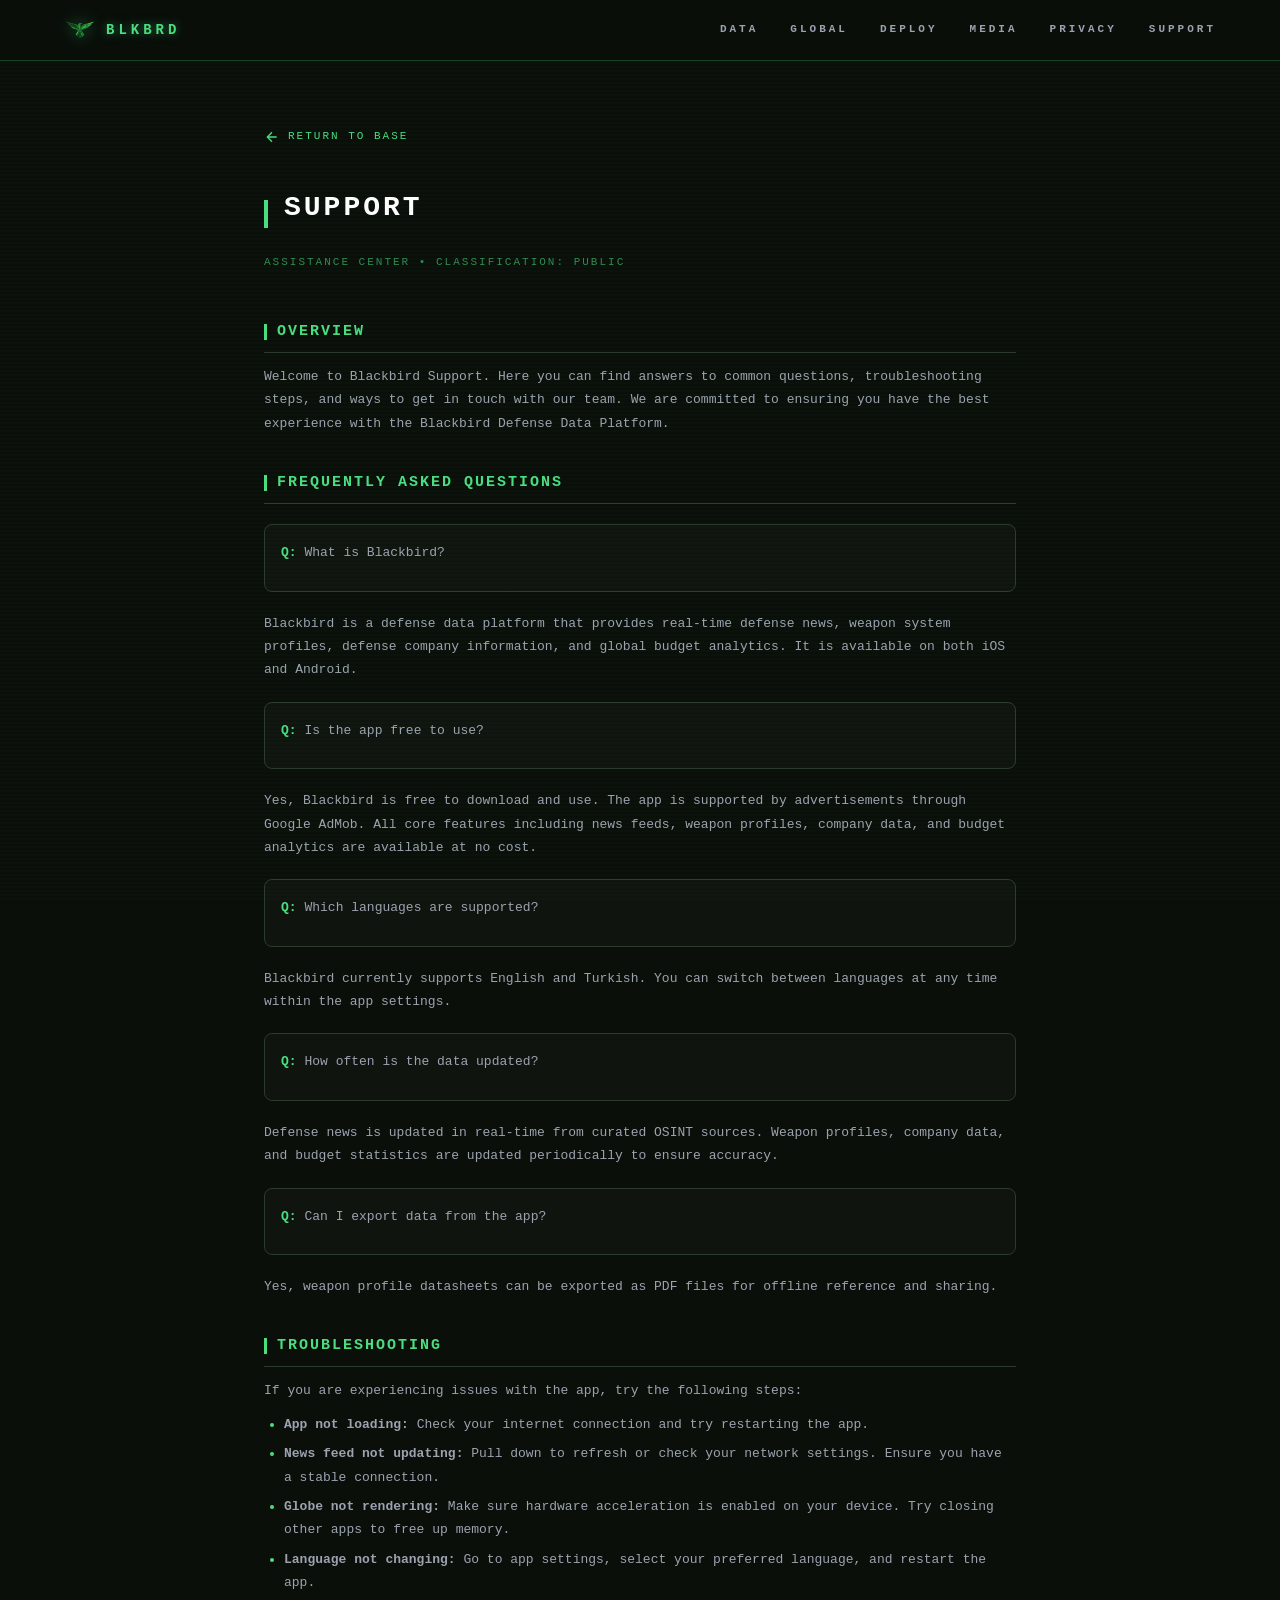
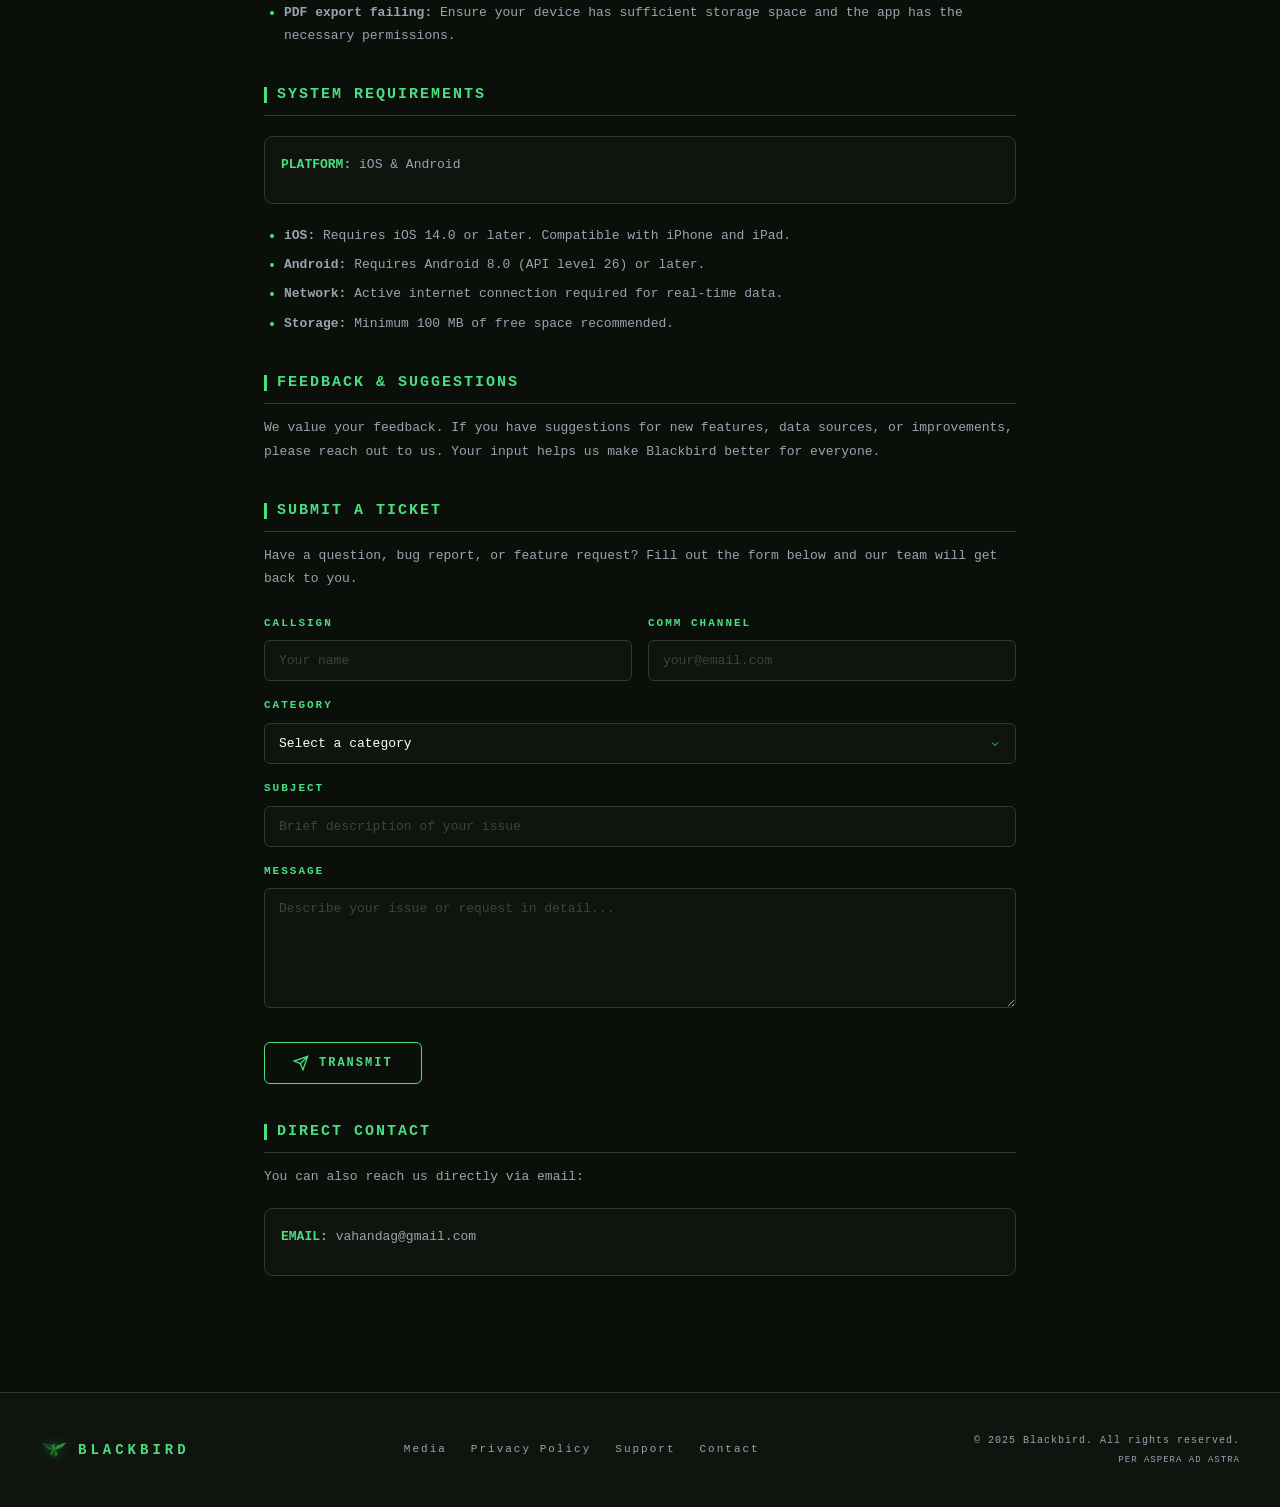
<file: support.html>
<!DOCTYPE html>
<html lang="en">
<head>
  <meta charset="UTF-8">
  <meta name="viewport" content="width=device-width, initial-scale=1.0">
  <meta name="description" content="Blackbird Support - Get help and answers to your questions">
  <meta name="theme-color" content="#0A0F0A">
  <title>Support | BLACKBIRD</title>
  <link rel="icon" type="image/png" href="img/logo.png">
  <link rel="stylesheet" href="css/style.css">
  <style>
    .support-page {
      padding-top: 80px;
      min-height: 100vh;
    }
    .support-container {
      max-width: 800px;
      margin: 0 auto;
      padding: 40px 24px 80px;
    }
    .support-header {
      margin-bottom: 48px;
    }
    .support-header h1 {
      font-size: 28px;
      letter-spacing: 3px;
      color: #fff;
      margin-bottom: 12px;
    }
    .support-meta {
      font-size: 11px;
      letter-spacing: 2px;
      color: rgba(74, 222, 128, 0.6);
    }
    .support-section {
      margin-bottom: 36px;
    }
    .support-section h2 {
      font-size: 15px;
      letter-spacing: 2px;
      color: var(--green);
      margin-bottom: 12px;
      padding-bottom: 8px;
      border-bottom: 1px solid var(--border);
      display: flex;
      align-items: center;
      gap: 10px;
    }
    .support-section h2::before {
      content: '';
      display: inline-block;
      width: 3px;
      height: 16px;
      background: var(--green);
      flex-shrink: 0;
    }
    .support-section p,
    .support-section li {
      font-size: 13px;
      color: var(--text-dim);
      line-height: 1.8;
      margin-bottom: 10px;
    }
    .support-section ul {
      padding-left: 20px;
      margin-bottom: 12px;
    }
    .support-section li {
      margin-bottom: 6px;
    }
    .support-section li::marker {
      color: var(--green);
    }
    .support-back {
      display: inline-flex;
      align-items: center;
      gap: 8px;
      font-size: 11px;
      letter-spacing: 2px;
      color: var(--green);
      margin-bottom: 32px;
      padding: 8px 0;
    }
    .support-back:hover { opacity: 0.8; }
    .support-back svg {
      width: 16px;
      height: 16px;
    }
    .support-terminal {
      background: var(--bg-deep);
      border: 1px solid var(--border);
      border-radius: 8px;
      padding: 16px;
      margin: 20px 0;
      font-size: 12px;
    }
    .support-terminal .label {
      color: var(--green);
      font-weight: 600;
    }
    .support-terminal .value {
      color: var(--text-dim);
    }

    /* Ticket Form */
    .support-form {
      margin-top: 24px;
    }
    .form-group {
      margin-bottom: 16px;
    }
    .form-group label {
      display: block;
      font-size: 11px;
      letter-spacing: 2px;
      color: var(--green);
      margin-bottom: 8px;
      font-weight: 600;
    }
    .form-group input,
    .form-group select,
    .form-group textarea {
      width: 100%;
      background: var(--bg-deep);
      border: 1px solid var(--border);
      border-radius: 6px;
      padding: 12px 14px;
      font-size: 13px;
      color: #fff;
      font-family: inherit;
      transition: border-color 0.3s;
      box-sizing: border-box;
    }
    .form-group input:focus,
    .form-group select:focus,
    .form-group textarea:focus {
      outline: none;
      border-color: var(--green);
    }
    .form-group input::placeholder,
    .form-group textarea::placeholder {
      color: rgba(255, 255, 255, 0.2);
    }
    .form-group select {
      appearance: none;
      cursor: pointer;
      background-image: url("data:image/svg+xml,%3Csvg xmlns='http://www.w3.org/2000/svg' width='12' height='12' viewBox='0 0 24 24' fill='none' stroke='%234ade80' stroke-width='2'%3E%3Cpath d='M6 9l6 6 6-6'/%3E%3C/svg%3E");
      background-repeat: no-repeat;
      background-position: right 14px center;
    }
    .form-group select option {
      background: #0a0f0a;
      color: #fff;
    }
    .form-group textarea {
      resize: vertical;
      min-height: 120px;
    }
    .form-row {
      display: grid;
      grid-template-columns: 1fr 1fr;
      gap: 16px;
    }
    @media (max-width: 600px) {
      .form-row {
        grid-template-columns: 1fr;
      }
    }
    .form-submit {
      display: inline-flex;
      align-items: center;
      gap: 10px;
      background: transparent;
      border: 1px solid var(--green);
      color: var(--green);
      padding: 12px 28px;
      font-size: 12px;
      letter-spacing: 2px;
      font-family: inherit;
      font-weight: 600;
      cursor: pointer;
      border-radius: 6px;
      transition: all 0.3s;
      margin-top: 8px;
    }
    .form-submit:hover {
      background: var(--green);
      color: #0a0f0a;
    }
    .form-submit svg {
      width: 16px;
      height: 16px;
    }

    /* Success Message */
    .ticket-success {
      display: none;
      margin-top: 24px;
    }
    .ticket-success.active {
      display: block;
    }
    .success-box {
      background: var(--bg-deep);
      border: 1px solid var(--green);
      border-radius: 8px;
      padding: 24px;
      text-align: center;
    }
    .success-icon {
      width: 48px;
      height: 48px;
      border-radius: 50%;
      border: 2px solid var(--green);
      display: inline-flex;
      align-items: center;
      justify-content: center;
      margin-bottom: 16px;
      color: var(--green);
    }
    .success-icon svg {
      width: 24px;
      height: 24px;
    }
    .success-box h3 {
      font-size: 14px;
      letter-spacing: 2px;
      color: var(--green);
      margin-bottom: 8px;
    }
    .success-box p {
      font-size: 12px;
      color: var(--text-dim);
      line-height: 1.8;
      margin-bottom: 0;
    }
    .success-box .ticket-id {
      display: inline-block;
      margin-top: 12px;
      padding: 6px 14px;
      background: rgba(74, 222, 128, 0.08);
      border: 1px solid var(--border);
      border-radius: 4px;
      font-size: 11px;
      letter-spacing: 2px;
      color: var(--green);
      font-weight: 600;
    }
  </style>
</head>
<body>

  <!-- Navbar -->
  <nav class="navbar scrolled">
    <div class="nav-inner">
      <a href="index.html" class="nav-logo">
        <img src="img/logo.png" alt="Blackbird" width="32" height="32">
        <span class="nav-logo-text">BLKBRD</span>
      </a>
      <div class="nav-links">
        <a href="index.html#features">DATA</a>
        <a href="index.html#globe">GLOBAL</a>
        <a href="index.html#download">DEPLOY</a>
        <a href="media.html">MEDIA</a>
        <a href="privacy.html">PRIVACY</a>
        <a href="support.html">SUPPORT</a>
      </div>
      <button class="nav-menu-btn" id="navMenuBtn" aria-label="Menu">
        <span></span><span></span><span></span>
      </button>
    </div>
    <div class="nav-mobile" id="navMobile">
      <a href="index.html#features">DATA</a>
      <a href="index.html#globe">GLOBAL</a>
      <a href="index.html#download">DEPLOY</a>
      <a href="media.html">MEDIA</a>
      <a href="privacy.html">PRIVACY</a>
      <a href="support.html">SUPPORT</a>
    </div>
  </nav>

  <div class="scanlines" style="position:fixed;inset:0;z-index:0;pointer-events:none;"></div>

  <main class="support-page">
    <div class="support-container">

      <a href="index.html" class="support-back">
        <svg viewBox="0 0 24 24" fill="none" stroke="currentColor" stroke-width="2">
          <path d="M19 12H5M12 19l-7-7 7-7"/>
        </svg>
        RETURN TO BASE
      </a>

      <div class="support-header">
        <div class="section-header">
          <div class="section-bar"></div>
          <h1>SUPPORT</h1>
        </div>
        <p class="support-meta">ASSISTANCE CENTER &bull; CLASSIFICATION: PUBLIC</p>
      </div>

      <div class="support-section">
        <h2>OVERVIEW</h2>
        <p>Welcome to Blackbird Support. Here you can find answers to common questions, troubleshooting steps, and ways to get in touch with our team. We are committed to ensuring you have the best experience with the Blackbird Defense Data Platform.</p>
      </div>

      <div class="support-section">
        <h2>FREQUENTLY ASKED QUESTIONS</h2>

        <div class="support-terminal">
          <p><span class="label">Q:</span> <span class="value">What is Blackbird?</span></p>
        </div>
        <p>Blackbird is a defense data platform that provides real-time defense news, weapon system profiles, defense company information, and global budget analytics. It is available on both iOS and Android.</p>

        <div class="support-terminal">
          <p><span class="label">Q:</span> <span class="value">Is the app free to use?</span></p>
        </div>
        <p>Yes, Blackbird is free to download and use. The app is supported by advertisements through Google AdMob. All core features including news feeds, weapon profiles, company data, and budget analytics are available at no cost.</p>

        <div class="support-terminal">
          <p><span class="label">Q:</span> <span class="value">Which languages are supported?</span></p>
        </div>
        <p>Blackbird currently supports English and Turkish. You can switch between languages at any time within the app settings.</p>

        <div class="support-terminal">
          <p><span class="label">Q:</span> <span class="value">How often is the data updated?</span></p>
        </div>
        <p>Defense news is updated in real-time from curated OSINT sources. Weapon profiles, company data, and budget statistics are updated periodically to ensure accuracy.</p>

        <div class="support-terminal">
          <p><span class="label">Q:</span> <span class="value">Can I export data from the app?</span></p>
        </div>
        <p>Yes, weapon profile datasheets can be exported as PDF files for offline reference and sharing.</p>
      </div>

      <div class="support-section">
        <h2>TROUBLESHOOTING</h2>
        <p>If you are experiencing issues with the app, try the following steps:</p>
        <ul>
          <li><strong>App not loading:</strong> Check your internet connection and try restarting the app.</li>
          <li><strong>News feed not updating:</strong> Pull down to refresh or check your network settings. Ensure you have a stable connection.</li>
          <li><strong>Globe not rendering:</strong> Make sure hardware acceleration is enabled on your device. Try closing other apps to free up memory.</li>
          <li><strong>Language not changing:</strong> Go to app settings, select your preferred language, and restart the app.</li>
          <li><strong>PDF export failing:</strong> Ensure your device has sufficient storage space and the app has the necessary permissions.</li>
        </ul>
      </div>

      <div class="support-section">
        <h2>SYSTEM REQUIREMENTS</h2>
        <div class="support-terminal">
          <p><span class="label">PLATFORM:</span> <span class="value">iOS & Android</span></p>
        </div>
        <ul>
          <li><strong>iOS:</strong> Requires iOS 14.0 or later. Compatible with iPhone and iPad.</li>
          <li><strong>Android:</strong> Requires Android 8.0 (API level 26) or later.</li>
          <li><strong>Network:</strong> Active internet connection required for real-time data.</li>
          <li><strong>Storage:</strong> Minimum 100 MB of free space recommended.</li>
        </ul>
      </div>

      <div class="support-section">
        <h2>FEEDBACK & SUGGESTIONS</h2>
        <p>We value your feedback. If you have suggestions for new features, data sources, or improvements, please reach out to us. Your input helps us make Blackbird better for everyone.</p>
      </div>

      <div class="support-section">
        <h2>SUBMIT A TICKET</h2>
        <p>Have a question, bug report, or feature request? Fill out the form below and our team will get back to you.</p>

        <form class="support-form" id="supportForm">
          <div class="form-row">
            <div class="form-group">
              <label>CALLSIGN</label>
              <input type="text" id="ticketName" placeholder="Your name" required>
            </div>
            <div class="form-group">
              <label>COMM CHANNEL</label>
              <input type="email" id="ticketEmail" placeholder="your@email.com" required>
            </div>
          </div>

          <div class="form-group">
            <label>CATEGORY</label>
            <select id="ticketCategory" required>
              <option value="" disabled selected>Select a category</option>
              <option value="bug">Bug Report</option>
              <option value="feature">Feature Request</option>
              <option value="account">Account Issue</option>
              <option value="data">Data Inquiry</option>
              <option value="other">Other</option>
            </select>
          </div>

          <div class="form-group">
            <label>SUBJECT</label>
            <input type="text" id="ticketSubject" placeholder="Brief description of your issue" required>
          </div>

          <div class="form-group">
            <label>MESSAGE</label>
            <textarea id="ticketMessage" placeholder="Describe your issue or request in detail..." required></textarea>
          </div>

          <button type="submit" class="form-submit">
            <svg viewBox="0 0 24 24" fill="none" stroke="currentColor" stroke-width="2">
              <path d="M22 2L11 13M22 2l-7 20-4-9-9-4 20-7z"/>
            </svg>
            TRANSMIT
          </button>
        </form>

        <div class="ticket-success" id="ticketSuccess">
          <div class="success-box">
            <div class="success-icon">
              <svg viewBox="0 0 24 24" fill="none" stroke="currentColor" stroke-width="2">
                <path d="M20 6L9 17l-5-5"/>
              </svg>
            </div>
            <h3>TRANSMISSION RECEIVED</h3>
            <p>Your support ticket has been submitted successfully. Our team will review your request and respond within 48 hours.</p>
            <span class="ticket-id" id="ticketIdDisplay">TICKET #BRD-0000</span>
          </div>
        </div>
      </div>

      <div class="support-section">
        <h2>DIRECT CONTACT</h2>
        <p>You can also reach us directly via email:</p>
        <div class="support-terminal">
          <p><span class="label">EMAIL:</span> <span class="value">vahandag@gmail.com</span></p>
        </div>
      </div>

    </div>
  </main>

  <!-- Footer -->
  <footer class="footer">
    <div class="footer-inner">
      <div class="footer-brand">
        <img src="img/logo.png" alt="Blackbird" width="28" height="28">
        <span>BLACKBIRD</span>
      </div>
      <div class="footer-links">
        <a href="media.html">Media</a>
        <a href="privacy.html">Privacy Policy</a>
        <a href="support.html">Support</a>
        <a href="mailto:vahandag@gmail.com">Contact</a>
      </div>
      <div class="footer-copy">
        <p>&copy; 2025 Blackbird. All rights reserved.</p>
        <p class="footer-slogan">PER ASPERA AD ASTRA</p>
      </div>
    </div>
  </footer>

  <script>
    // Mobile menu toggle
    const menuBtn = document.getElementById('navMenuBtn');
    const mobileMenu = document.getElementById('navMobile');
    if (menuBtn && mobileMenu) {
      menuBtn.addEventListener('click', () => {
        menuBtn.classList.toggle('active');
        mobileMenu.classList.toggle('active');
      });
      mobileMenu.querySelectorAll('a').forEach(link => {
        link.addEventListener('click', () => {
          menuBtn.classList.remove('active');
          mobileMenu.classList.remove('active');
        });
      });
    }

    // Support form submission
    const supportForm = document.getElementById('supportForm');
    const ticketSuccess = document.getElementById('ticketSuccess');
    const ticketIdDisplay = document.getElementById('ticketIdDisplay');

    if (supportForm) {
      supportForm.addEventListener('submit', function(e) {
        e.preventDefault();

        // Generate random ticket ID
        const ticketNum = Math.floor(1000 + Math.random() * 9000);
        ticketIdDisplay.textContent = 'TICKET #BRD-' + ticketNum;

        // Hide form, show success
        supportForm.style.display = 'none';
        ticketSuccess.classList.add('active');

        // Scroll to success message
        ticketSuccess.scrollIntoView({ behavior: 'smooth', block: 'center' });
      });
    }
  </script>
</body>
</html>
</file>
<file: css/style.css>
/* =============== RESET & BASE =============== */
*, *::before, *::after { margin: 0; padding: 0; box-sizing: border-box; }

:root {
  --bg: #0A0F0A;
  --bg-surface: #1A1F1A;
  --bg-deep: #0F140F;
  --green: #4ADE80;
  --green-dim: #2D8A5E;
  --green-dark: #1A3A2A;
  --border: #2D3B2D;
  --text: #E5E7EB;
  --text-dim: #9CA3AF;
  --font-mono: 'Courier New', 'Consolas', 'Monaco', monospace;
}

html {
  scroll-behavior: smooth;
  -webkit-font-smoothing: antialiased;
}

body {
  background: var(--bg);
  color: var(--text);
  font-family: var(--font-mono);
  overflow-x: hidden;
  line-height: 1.6;
}

::selection {
  background: var(--green);
  color: var(--bg);
}

a { color: var(--green); text-decoration: none; transition: opacity 0.2s; }
a:hover { opacity: 0.8; }

/* =============== NAVBAR =============== */
.navbar {
  position: fixed;
  top: 0;
  left: 0;
  right: 0;
  z-index: 1000;
  background: rgba(10, 15, 10, 0.85);
  backdrop-filter: blur(12px);
  border-bottom: 1px solid rgba(74, 222, 128, 0.1);
  transition: background 0.3s, border-color 0.3s;
}

.navbar.scrolled {
  background: rgba(10, 15, 10, 0.95);
  border-bottom-color: rgba(74, 222, 128, 0.25);
}

.nav-inner {
  max-width: 1200px;
  margin: 0 auto;
  padding: 0 24px;
  height: 60px;
  display: flex;
  align-items: center;
  justify-content: space-between;
}

.nav-logo {
  display: flex;
  align-items: center;
  gap: 10px;
}

.nav-logo img { filter: drop-shadow(0 0 8px rgba(74, 222, 128, 0.4)); }

.nav-logo-text {
  font-size: 14px;
  font-weight: 700;
  letter-spacing: 4px;
  color: var(--green);
  text-shadow: 0 0 10px rgba(74, 222, 128, 0.5);
}

.nav-links {
  display: flex;
  gap: 32px;
}

.nav-links a {
  font-size: 11px;
  letter-spacing: 3px;
  color: var(--text-dim);
  font-weight: 600;
  position: relative;
  padding: 4px 0;
}

.nav-links a::after {
  content: '';
  position: absolute;
  bottom: 0;
  left: 0;
  width: 0;
  height: 1px;
  background: var(--green);
  transition: width 0.3s;
}

.nav-links a:hover { color: var(--green); opacity: 1; }
.nav-links a:hover::after { width: 100%; }

.nav-menu-btn {
  display: none;
  flex-direction: column;
  gap: 5px;
  background: none;
  border: none;
  cursor: pointer;
  padding: 4px;
}

.nav-menu-btn span {
  display: block;
  width: 22px;
  height: 2px;
  background: var(--green);
  transition: transform 0.3s, opacity 0.3s;
}

.nav-menu-btn.active span:nth-child(1) { transform: translateY(7px) rotate(45deg); }
.nav-menu-btn.active span:nth-child(2) { opacity: 0; }
.nav-menu-btn.active span:nth-child(3) { transform: translateY(-7px) rotate(-45deg); }

.nav-mobile {
  display: none;
  flex-direction: column;
  padding: 16px 24px 24px;
  gap: 16px;
  border-top: 1px solid var(--border);
}

.nav-mobile.active { display: flex; }

.nav-mobile a {
  font-size: 12px;
  letter-spacing: 3px;
  color: var(--text-dim);
  font-weight: 600;
  padding: 8px 0;
}

/* =============== HERO =============== */
.hero {
  position: relative;
  height: 100vh;
  min-height: 700px;
  display: flex;
  align-items: center;
  justify-content: center;
  overflow: hidden;
}

.matrix-canvas {
  position: absolute;
  inset: 0;
  width: 100%;
  height: 100%;
  z-index: 1;
}

.scanlines {
  position: absolute;
  inset: 0;
  z-index: 2;
  pointer-events: none;
  background: repeating-linear-gradient(
    to bottom,
    transparent 0px,
    transparent 2px,
    rgba(74, 222, 128, 0.02) 2px,
    rgba(74, 222, 128, 0.02) 4px
  );
}

/* Corner brackets */
.corner-brackets {
  position: absolute;
  inset: 40px;
  z-index: 3;
  pointer-events: none;
}

.corner {
  position: absolute;
  width: 40px;
  height: 40px;
}

.corner::before, .corner::after {
  content: '';
  position: absolute;
  background: rgba(74, 222, 128, 0.4);
}

.corner-tl { top: 0; left: 0; }
.corner-tl::before { top: 0; left: 0; width: 20px; height: 2px; }
.corner-tl::after { top: 0; left: 0; width: 2px; height: 20px; }

.corner-tr { top: 0; right: 0; }
.corner-tr::before { top: 0; right: 0; width: 20px; height: 2px; }
.corner-tr::after { top: 0; right: 0; width: 2px; height: 20px; }

.corner-bl { bottom: 0; left: 0; }
.corner-bl::before { bottom: 0; left: 0; width: 20px; height: 2px; }
.corner-bl::after { bottom: 0; left: 0; width: 2px; height: 20px; }

.corner-br { bottom: 0; right: 0; }
.corner-br::before { bottom: 0; right: 0; width: 20px; height: 2px; }
.corner-br::after { bottom: 0; right: 0; width: 2px; height: 20px; }

/* Hero content */
.hero-content {
  position: relative;
  z-index: 10;
  text-align: center;
  display: flex;
  flex-direction: column;
  align-items: center;
  gap: 28px;
}

.hero-logo {
  position: relative;
  width: 160px;
  height: 160px;
}

.logo-img {
  width: 100%;
  height: 100%;
  object-fit: contain;
  filter: drop-shadow(0 0 20px rgba(74, 222, 128, 0.5));
  animation: logoPulse 3s ease-in-out infinite;
}

.logo-glow {
  position: absolute;
  inset: -20px;
  border-radius: 50%;
  background: radial-gradient(circle, rgba(74, 222, 128, 0.15) 0%, transparent 70%);
  animation: glowPulse 3s ease-in-out infinite;
}

@keyframes logoPulse {
  0%, 100% { filter: drop-shadow(0 0 20px rgba(74, 222, 128, 0.5)); }
  50% { filter: drop-shadow(0 0 35px rgba(74, 222, 128, 0.7)); }
}

@keyframes glowPulse {
  0%, 100% { opacity: 0.6; transform: scale(1); }
  50% { opacity: 1; transform: scale(1.1); }
}

/* Decode text */
.decode-container { perspective: 1000px; }

.decode-border {
  display: inline-flex;
  gap: 4px;
  padding: 16px 28px;
  border: 1px solid rgba(74, 222, 128, 0.3);
  box-shadow: 0 0 20px rgba(74, 222, 128, 0.1), inset 0 0 20px rgba(74, 222, 128, 0.05);
  position: relative;
}

.decode-char {
  display: inline-block;
  width: 40px;
  font-size: 44px;
  font-weight: 700;
  text-align: center;
  color: rgba(74, 222, 128, 0.6);
  text-shadow: 0 0 5px rgba(74, 222, 128, 0.3);
  transition: color 0.3s, text-shadow 0.3s;
  font-family: var(--font-mono);
}

.decode-char.decoded {
  color: #fff;
  text-shadow: 0 0 10px rgba(74, 222, 128, 0.8), 0 0 30px rgba(74, 222, 128, 0.4), 0 0 60px rgba(74, 222, 128, 0.2);
}

/* Hero slogan */
.hero-slogan {
  font-size: 14px;
  letter-spacing: 8px;
  color: rgba(74, 222, 128, 0.7);
  opacity: 0;
  transform: translateY(12px);
  transition: opacity 0.6s ease, transform 0.6s ease;
}

.hero-slogan.visible {
  opacity: 1;
  transform: translateY(0);
}

/* Status bar */
.hero-status {
  width: 220px;
  opacity: 0;
  transition: opacity 0.5s ease 0.3s;
}

.hero-status.visible { opacity: 1; }

.status-bar {
  height: 2px;
  background: var(--green-dark);
  border-radius: 1px;
  overflow: hidden;
}

.status-bar-fill {
  height: 100%;
  width: 0%;
  background: var(--green);
  transition: width 0.3s;
}

.status-text {
  margin-top: 10px;
  font-size: 10px;
  letter-spacing: 2px;
  color: rgba(74, 222, 128, 0.5);
}

/* Hero store buttons */
.hero-store-buttons {
  display: flex;
  gap: 14px;
  opacity: 0;
  transform: translateY(12px);
  transition: opacity 0.6s ease, transform 0.6s ease;
}

.hero-store-buttons.visible {
  opacity: 1;
  transform: translateY(0);
}

.hero-store-buttons .store-btn {
  width: auto;
  padding: 10px 20px;
  gap: 10px;
  background: rgba(26, 31, 26, 0.8);
  backdrop-filter: blur(8px);
}

.hero-store-buttons .store-icon {
  width: 24px;
  height: 24px;
}

.hero-store-buttons .store-label {
  font-size: 9px;
}

.hero-store-buttons .store-name {
  font-size: 13px;
}

/* Scroll indicator */
.scroll-indicator {
  position: absolute;
  bottom: 40px;
  left: 50%;
  transform: translateX(-50%);
  z-index: 10;
  display: flex;
  flex-direction: column;
  align-items: center;
  gap: 8px;
  opacity: 0;
  animation: fadeInUp 1s ease 4s forwards;
}

.scroll-indicator span {
  font-size: 9px;
  letter-spacing: 3px;
  color: rgba(74, 222, 128, 0.4);
}

.scroll-arrow {
  width: 20px;
  height: 20px;
  border-right: 2px solid rgba(74, 222, 128, 0.4);
  border-bottom: 2px solid rgba(74, 222, 128, 0.4);
  transform: rotate(45deg);
  animation: scrollBounce 2s ease-in-out infinite;
}

@keyframes scrollBounce {
  0%, 100% { transform: rotate(45deg) translateY(0); }
  50% { transform: rotate(45deg) translateY(6px); }
}

@keyframes fadeInUp {
  from { opacity: 0; transform: translateX(-50%) translateY(20px); }
  to { opacity: 1; transform: translateX(-50%) translateY(0); }
}

/* =============== SECTIONS (shared) =============== */
.section-container {
  max-width: 1200px;
  margin: 0 auto;
  padding: 100px 24px;
}

.section-header {
  display: flex;
  align-items: center;
  gap: 16px;
  margin-bottom: 12px;
}

.section-bar {
  width: 4px;
  height: 28px;
  background: var(--green);
  flex-shrink: 0;
}

.section-header h2 {
  font-size: 22px;
  font-weight: 700;
  letter-spacing: 2px;
  color: #fff;
}

.section-badge {
  padding: 4px 10px;
  font-size: 10px;
  font-weight: 700;
  letter-spacing: 1px;
  color: var(--green);
  background: rgba(74, 222, 128, 0.12);
  border: 1px solid rgba(74, 222, 128, 0.3);
  border-radius: 4px;
}

.section-subtitle {
  font-size: 13px;
  color: var(--text-dim);
  margin-bottom: 48px;
  max-width: 600px;
  letter-spacing: 0.5px;
}

/* =============== FEATURES =============== */
.features {
  background: var(--bg);
  border-top: 1px solid var(--border);
}

.features-grid {
  display: grid;
  grid-template-columns: repeat(2, 1fr);
  gap: 20px;
}

.feature-card {
  background: var(--bg-surface);
  border: 1px solid var(--border);
  border-radius: 16px;
  padding: 28px;
  position: relative;
  overflow: hidden;
  transition: border-color 0.3s, transform 0.3s, box-shadow 0.3s;
  opacity: 0;
  transform: translateY(30px);
}

.feature-card.visible {
  opacity: 1;
  transform: translateY(0);
  transition: opacity 0.6s ease, transform 0.6s ease, border-color 0.3s, box-shadow 0.3s;
}

.feature-card:hover {
  border-color: rgba(74, 222, 128, 0.4);
  transform: translateY(-4px);
  box-shadow: 0 8px 32px rgba(74, 222, 128, 0.08);
}

.feature-card::before {
  content: '';
  position: absolute;
  top: 0;
  left: 0;
  right: 0;
  height: 2px;
  background: linear-gradient(90deg, transparent, var(--green), transparent);
  opacity: 0;
  transition: opacity 0.3s;
}

.feature-card:hover::before { opacity: 1; }

.feature-icon {
  width: 48px;
  height: 48px;
  display: flex;
  align-items: center;
  justify-content: center;
  color: var(--green);
  margin-bottom: 20px;
}

.feature-icon svg {
  width: 28px;
  height: 28px;
}

.feature-card h3 {
  font-size: 16px;
  font-weight: 700;
  letter-spacing: 2px;
  color: #fff;
  margin-bottom: 6px;
}

.feature-tag {
  font-size: 10px;
  letter-spacing: 2px;
  color: var(--green);
  font-weight: 600;
  margin-bottom: 12px;
}

.feature-desc {
  font-size: 12px;
  color: var(--text-dim);
  line-height: 1.7;
  margin-bottom: 20px;
}

.feature-specs {
  display: flex;
  gap: 8px;
}

.spec {
  flex: 1;
  background: var(--bg-deep);
  border-radius: 8px;
  padding: 10px;
}

.spec-label {
  display: block;
  font-size: 9px;
  color: var(--text-dim);
  letter-spacing: 1px;
  margin-bottom: 4px;
}

.spec-value {
  display: block;
  font-size: 11px;
  color: #fff;
  font-weight: 700;
}

/* =============== GLOBE =============== */
.globe-section {
  background: var(--bg);
  border-top: 1px solid var(--border);
}

.globe-wrapper {
  position: relative;
  width: 100%;
  max-width: 800px;
  margin: 0 auto;
  border: 1px solid var(--border);
  border-radius: 16px;
  overflow: hidden;
  background: var(--bg);
}

#globeCanvas {
  width: 100%;
  height: 500px;
  display: block;
  cursor: grab;
}

#globeCanvas:active { cursor: grabbing; }

.globe-hud {
  position: absolute;
  inset: 12px;
  pointer-events: none;
}

.hud-item {
  position: absolute;
  display: flex;
  flex-direction: column;
  gap: 2px;
}

.hud-tl { top: 0; left: 0; }
.hud-tr { top: 0; right: 0; text-align: right; }
.hud-bl { bottom: 0; left: 0; }
.hud-br { bottom: 0; right: 0; text-align: right; }

.hud-label {
  font-size: 9px;
  letter-spacing: 2px;
  color: rgba(74, 222, 128, 0.4);
}

.hud-value {
  font-size: 12px;
  color: rgba(74, 222, 128, 0.7);
  font-weight: 600;
}

.hud-active {
  color: var(--green);
  text-shadow: 0 0 8px rgba(74, 222, 128, 0.5);
  animation: blink 2s step-end infinite;
}

@keyframes blink {
  0%, 100% { opacity: 1; }
  50% { opacity: 0.3; }
}

/* =============== TECH STATS =============== */
.tech-section {
  background: var(--bg-deep);
  border-top: 1px solid var(--border);
}

.tech-grid {
  display: grid;
  grid-template-columns: repeat(4, 1fr);
  gap: 20px;
}

.tech-stat {
  text-align: center;
  padding: 32px 16px;
  background: var(--bg-surface);
  border: 1px solid var(--border);
  border-radius: 12px;
  position: relative;
  overflow: hidden;
}

.tech-stat::after {
  content: '';
  position: absolute;
  bottom: 0;
  left: 20%;
  right: 20%;
  height: 2px;
  background: var(--green);
  opacity: 0.4;
}

.tech-stat-value {
  font-size: 42px;
  font-weight: 700;
  color: var(--green);
  text-shadow: 0 0 20px rgba(74, 222, 128, 0.3);
  display: inline;
}

.tech-stat-suffix {
  font-size: 24px;
  color: var(--green);
  display: inline;
}

.tech-stat-label {
  margin-top: 8px;
  font-size: 10px;
  letter-spacing: 2px;
  color: var(--text-dim);
}

/* =============== DOWNLOAD =============== */
.download-section {
  background: var(--bg);
  border-top: 1px solid var(--border);
}

.download-content {
  display: grid;
  grid-template-columns: 1fr 1fr;
  gap: 60px;
  align-items: center;
}

.download-desc {
  font-size: 13px;
  color: var(--text-dim);
  margin: 16px 0 32px;
  line-height: 1.7;
}

/* Terminal block */
.terminal-block {
  background: var(--bg-deep);
  border: 1px solid var(--border);
  border-radius: 12px;
  overflow: hidden;
}

.terminal-header {
  display: flex;
  align-items: center;
  gap: 8px;
  padding: 10px 16px;
  background: rgba(45, 59, 45, 0.3);
  border-bottom: 1px solid var(--border);
}

.terminal-dot {
  width: 10px;
  height: 10px;
  border-radius: 50%;
}

.terminal-dot.red { background: #EF4444; }
.terminal-dot.yellow { background: #FBBF24; }
.terminal-dot.green { background: #4ADE80; }

.terminal-title {
  margin-left: 8px;
  font-size: 11px;
  color: var(--text-dim);
  letter-spacing: 1px;
}

.terminal-body {
  padding: 16px;
  font-size: 12px;
  line-height: 2;
}

.t-prompt { color: var(--green); }
.t-cmd { color: #fff; }
.t-comment { color: var(--text-dim); }
.t-success { color: var(--green); font-weight: 700; }

/* Store buttons */
.download-buttons {
  display: flex;
  flex-direction: column;
  gap: 16px;
  align-items: center;
}

.store-btn {
  display: flex;
  align-items: center;
  gap: 14px;
  width: 260px;
  padding: 14px 24px;
  background: var(--bg-surface);
  border: 1px solid var(--border);
  border-radius: 12px;
  transition: border-color 0.3s, transform 0.3s, box-shadow 0.3s;
}

.store-btn:hover {
  border-color: var(--green);
  transform: translateY(-2px);
  box-shadow: 0 4px 20px rgba(74, 222, 128, 0.15);
  opacity: 1;
}

.store-icon {
  width: 32px;
  height: 32px;
  color: var(--green);
  flex-shrink: 0;
}

.store-icon svg { width: 100%; height: 100%; }

.store-text {
  display: flex;
  flex-direction: column;
}

.store-label {
  font-size: 10px;
  color: var(--text-dim);
  letter-spacing: 1px;
}

.store-name {
  font-size: 16px;
  color: #fff;
  font-weight: 700;
  letter-spacing: 1px;
}

/* =============== FOOTER =============== */
.footer {
  background: var(--bg-deep);
  border-top: 1px solid var(--border);
  padding: 40px 24px;
}

.footer-inner {
  max-width: 1200px;
  margin: 0 auto;
  display: flex;
  align-items: center;
  justify-content: space-between;
  flex-wrap: wrap;
  gap: 20px;
}

.footer-brand {
  display: flex;
  align-items: center;
  gap: 10px;
  font-size: 14px;
  font-weight: 700;
  letter-spacing: 4px;
  color: var(--green);
}

.footer-brand img { filter: drop-shadow(0 0 6px rgba(74, 222, 128, 0.3)); }

.footer-links {
  display: flex;
  gap: 24px;
}

.footer-links a {
  font-size: 11px;
  letter-spacing: 2px;
  color: var(--text-dim);
}

.footer-links a:hover { color: var(--green); }

.footer-copy {
  text-align: right;
}

.footer-copy p {
  font-size: 10px;
  color: var(--text-dim);
  letter-spacing: 1px;
}

.footer-slogan {
  margin-top: 4px;
  color: rgba(74, 222, 128, 0.35);
  letter-spacing: 4px;
  font-size: 9px !important;
}

/* =============== RESPONSIVE =============== */
@media (max-width: 1024px) {
  .features-grid { grid-template-columns: repeat(2, 1fr); }
  .download-content { grid-template-columns: 1fr; gap: 40px; }
  .download-buttons { flex-direction: row; justify-content: center; }
  .tech-grid { grid-template-columns: repeat(2, 1fr); }
}

@media (max-width: 768px) {
  .nav-links { display: none; }
  .nav-menu-btn { display: flex; }

  .hero-logo { width: 120px; height: 120px; }

  .decode-char { width: 28px; font-size: 30px; }
  .decode-border { padding: 12px 16px; gap: 2px; }

  .hero-slogan { font-size: 11px; letter-spacing: 5px; }

  .section-container { padding: 60px 16px; }
  .section-header h2 { font-size: 17px; }

  .features-grid { grid-template-columns: 1fr; }
  .tech-grid { grid-template-columns: repeat(2, 1fr); }

  #globeCanvas { height: 350px; }

  .download-buttons { flex-direction: column; }

  .footer-inner { flex-direction: column; text-align: center; }
  .footer-copy { text-align: center; }

  .hero-store-buttons { flex-direction: column; gap: 10px; }
  .hero-store-buttons .store-btn { width: 220px; }

  .corner-brackets { inset: 20px; }
}

@media (max-width: 480px) {
  .decode-char { width: 22px; font-size: 24px; }
  .decode-border { padding: 10px 12px; }
  .hero-slogan { font-size: 9px; letter-spacing: 4px; }
  .hero-logo { width: 100px; height: 100px; }
  .tech-grid { grid-template-columns: 1fr 1fr; }
  .tech-stat-value { font-size: 32px; }
}
</file>
